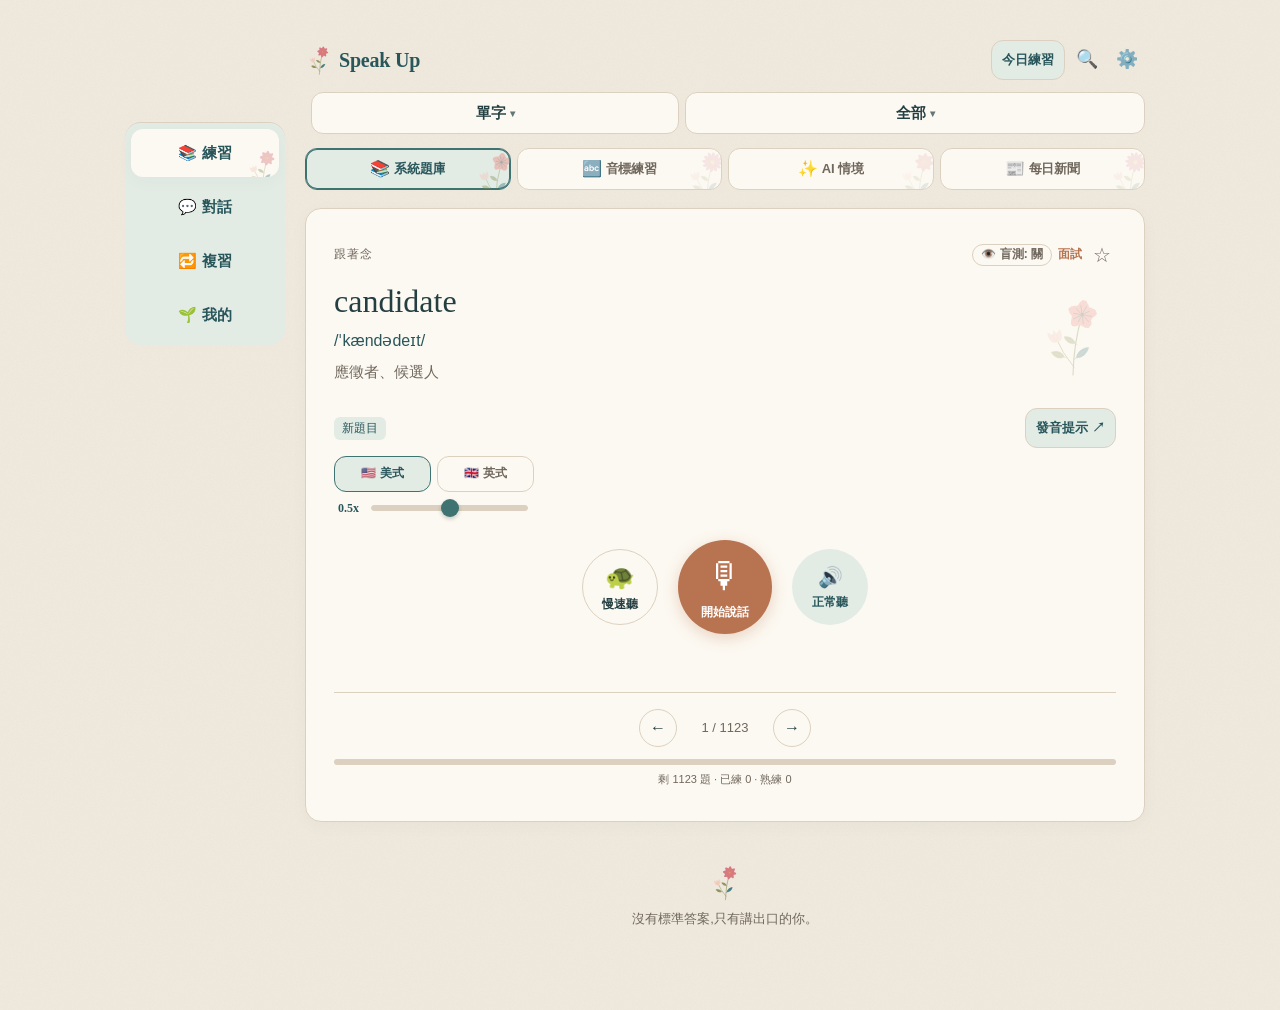
<file: index.html>
<!DOCTYPE html>
<html lang="zh-Hant">
<head>
<meta charset="UTF-8">
<meta name="viewport" content="width=device-width, initial-scale=1.0, viewport-fit=cover">
<meta name="apple-mobile-web-app-capable" content="yes">
<meta name="apple-mobile-web-app-status-bar-style" content="default">
<meta name="apple-mobile-web-app-title" content="Speak Up">
<link rel="apple-touch-icon" href="apple-touch-icon.jpg">
<link rel="icon" href="apple-touch-icon.jpg">
<link rel="manifest" href="manifest.json">
<title>開口練習 Speak Up</title>
<link rel="stylesheet" href="style.css?v=20261013c">
<link rel="stylesheet" href="improvements.css?v=20261013c">
<script defer src="word_bank.js?v=20261013c" charset="utf-8"></script>
<script defer src="phonetics-data.js?v=20261013c"></script>
<script defer src="helpers.js?v=20261013c"></script>
<script defer src="bouquet.js?v=20261013c"></script>
<script defer src="flower-cards.js?v=20261013c"></script>
<script defer src="app.js?v=20261013c"></script>
<script defer src="enhancements.js?v=20261013c"></script>
<script defer src="iphone.js?v=20261013c"></script>
<script defer src="practice-polish.js?v=20261013c"></script>
<script defer src="roleplay-coach.js?v=20261013c"></script>
</head>
<body>

<div class="wrap">

  <div id="offlineBanner" style="display:none; background:#fff6e0; color:#8a6d1a; border:1px solid #f0d98a; border-radius:10px; padding:8px 12px; font-size:12px; text-align:center; margin-bottom:10px; line-height:1.4;">
    📡 目前沒有網路連線,可以繼續用「系統題庫」離線練習;AI 情境、每日新聞、實戰對話這幾個功能需要連網才能使用。
  </div>

  <div class="topbar">
    <div class="brand">
      <span class="botanical-brand"><img src="floral-cosmos.svg" class="brand-bloom" alt="" aria-hidden="true" width="28" height="34">Speak Up</span>
      <div style="display:flex; align-items:center; gap:4px;"><button id="todayToggleBtn" class="today-toggle">今日練習</button>
        <button id="searchBtn" style="background:none; border:none; padding:4px; font-size:18px; cursor:pointer; color:var(--muted);" title="搜尋單字或片語">🔍</button>
        <button id="settingsBtn" style="background:none; border:none; padding:4px; font-size:18px; cursor:pointer; color:var(--muted);" title="設定與資料">⚙️</button>
      </div>
    </div>
    <div class="triple-bar">
      <button type="button" class="trigger-btn" id="modeTrigger" style="flex:1.5; padding:0 8px;">
        <span id="modeTriggerText">📚 系統題庫</span><span class="trigger-caret">▾</span>
      </button>
      <button type="button" class="trigger-btn" id="stageTrigger" style="flex:0.9; padding:0 4px;">
        <span id="stageTriggerText">單字</span><span class="trigger-caret">▾</span>
      </button>
      <button type="button" class="trigger-btn" id="catTrigger">
        <span id="catTriggerText">全部</span><span class="trigger-caret">▾</span>
      </button>
    </div>
  </div>

  <nav class="primary-nav" aria-label="主要功能"><button data-section="practice" class="active">📚 練習</button><button data-section="conversation">💬 對話</button><button data-section="review">🔁 複習</button><button data-section="personal">🌱 我的</button></nav>
<section id="dailyHome" class="daily-home" hidden role="dialog" aria-modal="true" aria-labelledby="dailyTitle"><button id="closeDailyBtn" class="sheet-close" aria-label="關閉今日練習">✕</button><div><span class="eyebrow">每天一點，慢慢說得更自在</span><h1 id="dailyTitle">今天，開口 5 分鐘</h1><p id="dailySummary">先複習，再學新句子，最後試著聊一聊。</p></div><div class="daily-actions"><button id="startDailyBtn" class="settings-btn settings-btn-primary">開始今日練習</button><button id="continueBtn" class="settings-btn settings-btn-secondary">繼續上次</button></div><div id="dailySession" role="status" hidden></div></section>
<div id="mainAppContent"><section id="ipaContainer" class="card ipa-container" hidden></section>

  <div class="dropdown-panel" id="modeDropdown">
    <nav class="app-tabs">
      <button class="app-tab active" id="tabGeneral"><span class="tab-icon" aria-hidden="true">📚</span><span class="tab-label">系統題庫</span></button>
      <button class="app-tab" id="tabPhonetics"><span class="tab-icon" aria-hidden="true">🔤</span><span class="tab-label">音標練習</span></button><button class="app-tab" id="tabAI"><span class="tab-icon" aria-hidden="true">✨</span><span class="tab-label">AI 情境</span></button>
      <button class="app-tab" id="tabNews"><span class="tab-icon" aria-hidden="true">📰</span><span class="tab-label">每日新聞</span></button>
      <button class="app-tab" id="tabRoleplay"><span class="tab-icon" aria-hidden="true">💬</span><span class="tab-label">實戰對話</span></button>
      <button class="app-tab" id="tabCompleted"><span class="tab-icon" aria-hidden="true">✅</span><span class="tab-label">練習紀錄</span></button>
      <button class="app-tab" id="tabRandom"><span class="tab-icon" aria-hidden="true">🔁</span><span class="tab-label">隨機抽考</span></button>
      <button class="app-tab" id="tabWeak"><span class="tab-icon" aria-hidden="true">🧠<span class="tab-due-badge" id="weakDueBadge" style="display:none;"></span></span><span class="tab-label">弱點單字</span></button>
      <button class="app-tab" id="tabProgress"><span class="tab-icon" aria-hidden="true">📊</span><span class="tab-label">學習進度</span></button>

      <button class="app-tab" id="tabFavorites"><span class="tab-icon" aria-hidden="true">⭐</span><span class="tab-label">收藏</span></button>
      <button class="app-tab" id="tabReview"><span class="tab-icon" aria-hidden="true">🏺</span><span class="tab-label">語感花室</span></button>
    </nav>
  </div>
  <div class="dropdown-panel" id="stageDropdown">
    <div class="ladder" id="ladder"></div>
    <div class="stage-desc" id="stageDesc"></div>
  </div>
  <div class="dropdown-panel" id="catDropdown">
    <div class="cats" id="cats"></div>
  </div>
  <div class="dropdown-panel" id="searchPanel">
    <input type="text" id="searchInput" placeholder="搜尋單字、片語或中文意思..." style="width:100%; padding:10px 12px; border-radius:10px; border:1px solid var(--line); font-size:14px; font-family:'Inter',sans-serif; background:var(--card); color:var(--ink); box-sizing:border-box;">
    <div id="searchResults" style="margin-top:8px; max-height:280px; overflow-y:auto;"></div>
  </div>

  <div class="ai-actions" id="aiActions" style="display:none;">
    <button class="ai-create-btn" id="openAiModalBtn">＋ 新情境</button>
  </div>

  <div class="roleplay-container card" id="rpContainer" style="display:none; padding: 24px;">
    <div class="rp-setup" id="rpSetup">
      <div class="botanical-intro" style="font-size:14px; margin-bottom:12px; color:var(--muted);">🎯 用一段短對話完成任務。角色與情境變化每次不同，說完可重說並留下複習句。</div>
      <div style="display:flex; gap:8px; margin-bottom: 16px;">
        <input type="text" id="rpScenarioInput" placeholder="例如：在速食店點餐" style="flex:1; border: 1px solid var(--line); padding:10px; border-radius: 8px; font-family: 'Inter';">
        <button id="rpRandomBtn" style="background:var(--sage-light); border:1px solid var(--line); padding:0 14px; border-radius:8px; cursor:pointer; color:var(--ink);" title="隨機情境">🎲 隨機</button>
      </div>
      <div class="rp-task-options"><label for="rpDifficulty">起始難度<select id="rpDifficulty"><option value="0">🌱 入門</option><option value="1" selected>🌿 日常</option><option value="2">🌷 挑戰</option></select></label><label for="rpRounds">練習長度<select id="rpRounds"><option value="3">3 回合</option><option value="4" selected>4 回合</option><option value="5">5 回合</option></select></label></div>
      <label class="rp-adaptive"><input type="checkbox" id="rpAdaptive" checked>依連續表現調整難度與提示</label>
      <button id="rpStartBtn" style="background:var(--sage); border:none; padding: 12px; border-radius: 8px; color:var(--card); cursor:pointer; width:100%; font-weight: bold; font-size: 14px;">開始短任務</button>
    </div>
    
    <div id="rpMission" class="rp-mission" hidden aria-live="polite"></div>
    <div class="rp-chat" id="rpChat" style="display:none; flex-direction:column; gap:16px;" role="log" aria-label="對話與教練回饋" aria-live="polite">
      <!-- Chat messages -->
    </div>
    
    <div class="rp-controls" id="rpControls" style="display:none; margin-top:20px; border-top:1px solid var(--line); padding-top:20px; text-align:center;">
      <div style="display:flex; justify-content:space-between; align-items:flex-end; margin-bottom:12px;">
        <button id="rpRestartBtn" style="background:transparent; border:1px solid var(--line); color:var(--muted); padding:6px 10px; border-radius:6px; cursor:pointer; font-size:12px;">↺ 重啟對話</button>
        <button id="rpRedoBtn" class="settings-btn settings-btn-secondary" hidden>↻ 重說這一句</button><button id="rpContinueBtn" class="settings-btn settings-btn-secondary" hidden>繼續對話</button>
        <button id="rpHintBtn" style="background:var(--sage-light); border:1px solid var(--sage); color:var(--sage-dark); padding:6px 10px; border-radius:6px; cursor:pointer; font-size:12px; font-weight:600;">💡 提示怎麼回</button>
      </div>
      <div id="rpHintBox" style="display:none; margin-bottom:12px; text-align:left; background:var(--card); border:1px dashed var(--sage); border-radius:8px; padding:10px; font-size:13px; color:var(--ink); line-height:1.5;"></div>
      <div id="rpStatus" style="font-size:13px; color:var(--muted); text-align:center; margin-bottom:8px;">請按下麥克風開始說話</div>
      <div class="rp-reply-compose"><button class="btn-mic" id="rpRecBtn" style="margin:0 auto;">🎙<span>開始說話</span></button><div class="rp-reply-field"><label class="reply-label" for="rpReplyInput">你的回覆 · 可打字或修改辨識結果</label><textarea id="rpReplyInput" rows="2" maxlength="1200" placeholder="Type your reply in English..."></textarea></div></div><div class="reply-actions"><button id="rpSendBtn" class="settings-btn settings-btn-primary">確認並送出</button><button id="rpRetryBtn" class="settings-btn settings-btn-secondary" hidden>重試上一則</button></div><p class="settings-hint rp-text-note">教練分析用字、文法與情境；語音辨識後請先確認文字。</p>
    </div>
    <div id="rpSummary" class="rp-summary" hidden></div>
  </div>

  <div class="review-container" id="favoritesContainer" style="display:none;"></div>
  <div class="review-container" id="completedContainer" style="display:none;"></div>
  <div class="review-container" id="reviewContainer" style="display:none;"></div>
  <div class="review-container" id="weakContainer" style="display:none;"></div>
  <div class="review-container" id="progressContainer" style="display:none;"></div>
  
  <div class="card" id="newsContainer" style="display:none; padding:20px;">
    <div style="font-size:16px; font-weight:700; color:var(--sage-dark); margin-bottom:12px; display:flex; justify-content:space-between; align-items:center;">
      <span>📰 BBC 國際頭條</span>
      <button id="refreshNewsBtn" style="background:transparent; border:none; cursor:pointer; font-size:16px;">🔄</button>
    </div>
    <div id="newsList">載入中...</div>
    <div id="newsStatus" style="font-size:12px; color:var(--muted); text-align:center; margin-top:12px;"></div>
  </div>

  <div id="unsupported" class="no-support" style="display:none;">
    這個瀏覽器不支援語音辨識。iPhone 請用 Safari 開啟,Android 請用 Chrome 開啟;你還是可以看內容跟讀練習,只是沒辦法自動比對發音。
  </div>

  <div id="returnBanner" style="display:none; text-align:center; margin-bottom:12px;">
    <button id="returnBtn" class="anim-gentle-in" style="background:var(--sage-light); color:var(--sage-dark); border:1px solid var(--sage); padding:6px 14px; border-radius:999px; font-size:13px; font-weight:600; cursor:pointer; font-family:'Inter', sans-serif;">
      ↩ 回到剛剛的進度
    </button>
  </div>
  <div class="card" id="mainCard">
    <div class="card-content" id="cardContent">
    <div class="target-meta">
      <div class="target-label" id="targetLabel">跟著念</div>
      <div style="display:flex; align-items:center; gap:8px;">
        <button id="blindToggleBtn" style="background:var(--card); border:1px solid var(--line); border-radius:12px; font-size:12px; padding:2px 8px; cursor:pointer; color:var(--muted); font-weight:600;" title="隱藏英文單字">👁️ 盲測: 關</button>
        <div class="target-cat" id="targetCat"></div>
        <button id="favBtn" style="background:none;border:none;cursor:pointer;font-size:20px;color:var(--muted);padding:8px;margin:-8px;line-height:1;min-width:44px;min-height:44px;" title="加入收藏">☆</button>
      </div>
    </div>
    <div class="target" id="target">Loading...</div>
    <div id="inlinePhon" class="inline-phon" role="status"><span id="inlinePhonText"></span><button id="inlinePhonRetry" class="phon-retry-inline" hidden>重試</button></div><div class="target-zh" id="targetZh"></div></div><div class="practice-info-row"><div id="itemLearningState" class="learning-state"></div>

    <button id="openPhonBtn" class="phon-open-btn">發音提示 ↗</button></div>

    <div class="audio-preferences" style="display:inline-flex; flex-direction:column; gap:10px; margin-bottom:10px; width:100%; max-width:200px;">
      <div class="accent-row" style="margin-bottom:0; width:100%;">
        <button class="accent-btn active" id="accentUS" type="button" style="flex:1;">🇺🇸 美式</button>
        <button class="accent-btn" id="accentUK" type="button" style="flex:1;">🇬🇧 英式</button>
      </div>
      <div style="display:flex; align-items:center; justify-content:space-between; width:100%; padding:0 4px;">
        <span style="font-size:12px; color:var(--sage-dark); font-weight:700; font-family:'Inter'; line-height:1;" id="speedValueDisplay">0.5x</span>
        <input type="range" id="speedSlider" class="styled-slider" min="0.1" max="0.9" step="0.1" value="0.5" title="慢速發音速度" style="flex:1; margin-left:12px; width:auto;">
      </div>
    </div>

    <div class="controls" style="margin-top:16px;">
      <button class="btn-play btn-play-slow" id="slowPlayBtn" title="慢速發音">🐢<span>慢速聽</span></button>
      <button class="btn-mic" id="recBtn" title="點選錄音">🎙<span>開始說話</span></button>
      <button class="btn-play" id="playBtn" title="正常發音">🔊<span>正常聽</span></button>
    </div>
    <div class="live-transcript" id="liveTranscript" role="status" aria-live="polite"></div>

    <div class="result" id="result">
      <div class="result-summary"><span class="you-said">辨識：</span>
      <div class="heard" id="heard"></div></div><div id="resultStatus" class="result-status" role="status"></div><details id="resultDetails" class="result-details"><summary>查看詳情</summary><div class="result-detail-overlay"><section class="practice-sheet" role="dialog" aria-modal="true" aria-labelledby="resultDetailTitle"><div class="sheet-heading"><h2 id="resultDetailTitle">跟讀詳情</h2><button id="closeResultDetails" class="sheet-close" aria-label="關閉跟讀詳情">✕</button></div>
      <p id="detailTranscript" style="font-size:15px;line-height:1.5;overflow-wrap:anywhere"></p><div id="wordDiff" style="margin-top:8px;"></div>
      <div class="feedback" id="feedback" role="status"></div>
      <button id="coachBtn" style="display:none; margin-top:12px; background:var(--sage); color:var(--card); border:none; padding:8px 12px; border-radius:8px; cursor:pointer; font-size:13px; font-weight:600;">✨ 請 AI 教練抓漏</button>
      <div id="coachFeedback" style="display:none; margin-top:12px; font-size:14px; background:var(--card); border:1px solid var(--line); padding:12px; border-radius:10px; color:var(--ink); line-height:1.5;"></div>
      <div id="coachVocabArea" style="display:none; margin-top:8px;"></div></section></div></details>
    </div>

    <div class="quick-nav" id="quickNav">
      <button class="nav-arrow" id="prevBtn" title="上一題">←</button>
      <span class="counter" id="counter"></span>
      <button class="nav-arrow" id="skipBtn" title="下一題">→</button>
    </div>
    <div class="cat-progress-wrap" id="catProgressWrap">
      <div class="cat-progress-bar"><div class="cat-progress-fill" id="catProgressFill"></div></div>
      <div class="cat-progress-label" id="catProgressLabel"></div>
    </div>
  </div>

  <div class="ai-modal-overlay" id="aiModal">
    <div class="ai-modal">
      <button class="ai-modal-close" id="closeAiModalBtn">×</button>
      <h2 style="margin-top:0; color:var(--ai-dark); font-size: 20px;">✨ AI 無限情境生成器</h2>
      <p style="font-size:13px; color:var(--muted); margin-bottom:16px;">利用設定的 Gemini 模型，立刻為你生成專屬的實用對話與單字。</p>
<button class="settings-btn settings-btn-secondary" id="aiSettingsLink">⚙️ 設定 AI 連線</button>
      <div style="display:flex; gap:8px; margin-bottom: 16px;">
        <input type="text" id="aiScenarioInput" placeholder="想練習的情境？例如：在機場跟地勤吵架" style="flex:1; border: 1px solid var(--line); padding:10px; border-radius: 8px; font-family: 'Inter';">
        <button id="aiRandomBtn" style="background:var(--sage-light); border:1px solid var(--line); padding:0 14px; border-radius:8px; cursor:pointer; color:var(--ink);" title="隨機情境">🎲 隨機</button>
      </div>
      <button id="aiGenerateBtn" style="background: linear-gradient(135deg, var(--ai), var(--ai-dark)); border:none; padding: 12px; border-radius: 10px; color:var(--card); cursor:pointer; width:100%; font-weight: bold; font-size: 14px;">🚀 立即生成題目</button>
      <div id="aiStatus" style="margin-top: 12px; font-size: 0.9rem; color: var(--clay); text-align: center;"></div>
    </div>
  </div>
  <details class="add-panel">
    <summary>想加自己的內容?點這裡展開(選填,不影響上面的題庫)</summary>
    <div class="add-body">
      <div class="add-field">
        <label class="add-label" for="customStage">加到哪個階段</label>
        <select id="customStage"></select>
      </div>
      <div class="add-field">
        <label class="add-label" for="customEn">英文</label>
        <input type="text" id="customEn" placeholder="輸入英文,單字會自動查音標">
      </div>
      <div class="add-field">
        <label class="add-label" for="customZh">中文(選填)</label>
        <input type="text" id="customZh" placeholder="留空且已設定AI Key會自動翻譯">
      </div>
      <button id="addBtn" class="add-submit-btn">＋ 加入題庫</button>
      <div id="addStatus" style="font-size:12px; color:var(--muted); margin-top:8px; line-height:1.5; text-align:center;"></div>
    </div>
  </details>

  </div>

  <div id="settingsPage" style="display:none; background:var(--paper); border-radius:16px; padding:20px 18px;">
    <h2 style="margin:0 0 10px; color:var(--sage-dark); font-size:19px;">⚙️ 設定</h2>
    <div class="settings-intro">這裡管理 AI 連線、自訂題庫、備份、同步與提醒。</div>

    <button id="openGuideBtn" class="settings-btn settings-btn-secondary" style="margin-bottom:18px;">📖 快速上手指南</button>

    <div class="settings-group"><div class="settings-card" id="aiConnectionCard"><div class="settings-section-title">✨ AI 連線</div><label for="apiKeyInput">Gemini API Key</label>      <input type="password" id="apiKeyInput" placeholder="輸入你的 Gemini API Key (僅存在本地)" style="width:100%; margin-bottom: 8px; border: 1px solid var(--line); padding:10px; border-radius: 8px; font-family: 'Inter';"><label for="aiModelInput">模型名稱</label><input id="aiModelInput" class="settings-input" value="gemini-3.6-flash"><button id="testAiBtn" class="settings-btn settings-btn-primary">測試連線</button><p id="aiConnectionStatus" class="settings-hint" role="status">金鑰只保存在此瀏覽器，不納入備份或同步。測試只檢查模型存取，不生成內容。</p></div>
      <div class="settings-group-label">資料備份與管理</div>

      <div class="settings-card">
        <div class="settings-section-title">💾 題庫備份</div>
        <button id="exportBtn" class="settings-btn settings-btn-primary">📥 下載 word_bank.js</button>
        <button id="exportCsvBtn" class="settings-btn settings-btn-secondary">🃏 匯出 Anki / Quizlet (.csv)</button>
        <div class="settings-hint">題庫本身的備份，方便搬到別台裝置，或匯入單字卡軟體背誦。</div>
      </div>

      <div class="settings-card">
        <div class="settings-section-title">📝 自訂單字管理</div>
        <button id="openCustomMgmtBtn" class="settings-btn settings-btn-secondary">✏️ 批次編輯／刪除自訂單字 (<span id="customMgmtCount">0</span>)</button>
        <div class="settings-hint">管理你自己用「想加自己的內容」加進來的題目，可以直接改英文／中文／階段，或整批刪除。</div>
      </div>

      <div class="settings-card">
        <div class="settings-section-title">☁️ 完整備份／還原</div>
        <button id="exportBackupBtn" class="settings-btn settings-btn-primary">📦 匯出完整備份 (.json)</button>
        <button id="importBackupBtn" class="settings-btn settings-btn-secondary">📤 匯入備份還原</button>
        <input type="file" id="importBackupFile" accept="application/json,.json" style="display:none;">
        <div class="settings-hint">含收藏、進度與自訂單字；不包含 API Key 或 GitHub Token。換裝置前記得先匯出。⚠️ 匯入會直接覆蓋目前資料，且無法復原。</div>
      </div>
    </div>

    <div class="settings-group">
      <div class="settings-group-label">雲端同步與提醒</div>

      <div class="settings-card">
        <div class="settings-section-title">🔗 GitHub Gist 雲端同步</div>
        <div class="settings-hint" style="margin-top:0; margin-bottom:10px;">
          用你自己的 GitHub 帳號建立一個未公開列出的 Gist 存放備份，就能在多台裝置間同步進度，不用每次手動匯出／匯入檔案。<br>
          請先到<a href="https://github.com/settings/tokens/new?scopes=gist&amp;description=SpeakUp%20Sync" target="_blank" rel="noopener">這裡產生 GitHub Token</a>，記得勾選 <code>gist</code> 權限（要選 classic token，不是 fine-grained token）。
        </div>
        <input type="password" id="ghTokenInput" class="settings-input" placeholder="貼上你的 GitHub Token（僅存在本地瀏覽器）" style="margin-bottom:8px;">
        <div id="ghGistIdRow" style="font-size:12px; color:var(--muted); margin-bottom:8px; display:none; flex-direction:column; gap:4px;">
          <span>目前綁定的 Gist ID (可修改以綁定至其他裝置)：</span>
          <input type="text" id="ghGistIdInput" class="settings-input" style="font-size:11px; padding:4px 8px; font-family:monospace;" placeholder="若留空，上傳時將建立新 Gist">
        </div>
        <div class="settings-btn-row" style="margin-bottom:8px;">
          <button id="ghUploadBtn" class="settings-btn settings-btn-primary">⬆️ 上傳目前進度</button>
          <button id="ghDownloadBtn" class="settings-btn settings-btn-secondary">⬇️ 下載雲端還原</button>
        </div>
        <div class="settings-toggle-row" style="margin-bottom:8px;">
          <div>
            <div class="settings-toggle-row-title">🔁 自動定期同步</div>
            <div class="settings-toggle-row-hint">開啟後，這個分頁留在背景時每 5 分鐘自動同步一次，切換回分頁時也會同步一次。</div>
          </div>
          <button id="ghAutoSyncToggle" class="settings-toggle-btn">關</button>
        </div>
        <div id="ghSyncStatus" style="font-size:12px; color:var(--muted); text-align:center; min-height:16px;"></div>
      </div>

      <div class="settings-card">
        <div class="settings-section-title">🔔 每日練習提醒</div>
        <div style="display:flex; align-items:center; gap:10px; margin-bottom:8px;">
          <button id="reminderToggleBtn" class="settings-btn settings-btn-secondary" style="flex:1;">🔕 提醒：關</button>
          <input type="time" id="reminderTimeInput" value="20:00" style="border:1px solid var(--line); padding:10px; border-radius:8px; font-family:'Inter'; color:var(--ink); background:var(--card);">
        </div>
        <div id="reminderStatus" class="settings-hint" style="margin-top:0;"></div>
      </div>
    </div>

    <div class="settings-group">
      <div class="settings-group-label">危險操作</div>
      <div class="settings-card">
        <div class="settings-section-title danger">🗑️ 清除資料</div>
        <button id="clearDataBtn" class="settings-btn settings-btn-danger">清除所有學習紀錄與單字</button>
        <div class="settings-hint">⚠️ 動作無法復原，建議先在上方匯出完整備份再清除。</div>
      </div>
    </div>

    <div class="settings-close-wrap">
      <button id="closeSettingsBtn" class="settings-close-btn">✕</button>
    </div>
  </div>


  <div class="ai-modal-overlay" id="guideModal">
    <div class="ai-modal">
      <button class="ai-modal-close" id="guideCloseBtn">×</button>
      <h2 style="margin-top:0; color:var(--sage-dark); font-size: 20px;">📖 快速上手指南</h2>
      <div style="font-size:13px; color:var(--ink); line-height:1.7;">
        <strong style="color:var(--sage-dark);">1. 📚 系統題庫與自然發音</strong><br>
        內建 15 大主題、超過 700 筆對話與單字題庫。系統會自動顯示「英文拼法」與「注音近似」兩種對照拼寫（大字/深色代表重音節），並支援自由切換美式/英式口音，跟著聲音唸就對了！<br><br>

        <strong style="color:var(--sage-dark);">2. 🧠 弱點單字本與間隔複習</strong><br>
        系統會依照你每次唸的分數自動排定「下次該複習的時間」(講得不好會提早重考,講得好會拉長間隔)。點選「隨機抽考」時,真正到期、講得不順的題目會優先出現;點選「弱點單字」則能直接看到目前所有還沒克服的題目清單,一鍵跳過去複習。<br><br>

        <strong style="color:var(--sage-dark);">3. 🏺 語感花室與成就分享</strong><br>
        每天登入練習就能為你的專屬盆栽澆水，連續學習還會長出不同品種的花朵與特效。你還可以一鍵將「語感花室」或「本週學習週報」生成精美的專屬小卡下載，與朋友分享你的學習成就！<br><br>

        <strong style="color:var(--sage-dark);">4. ✨ 解鎖 AI 情境與對話教練</strong><br>
        前往 Google AI Studio 免費申請 Gemini API Key，並在「✨ AI 情境」視窗中貼上，即可解鎖「自訂情境生成」、「BBC 新聞每日對話」與「麥克風實戰角色扮演 (Roleplay)」的強大功能！<br><br>

        <strong style="color:var(--sage-dark);">5. 🔗 GitHub Gist 雲端同步</strong><br>
        在設定裡貼上自己的 GitHub Token,就能把學習進度上傳到一個取得網址者仍可查看的未公開列出的 Gist,在另一台裝置貼上同一組 Token 後按「下載雲端還原」即可同步過去,不用再手動傳檔案。<br><br>

        <strong style="color:var(--sage-dark);">6. 🔔 每日練習提醒</strong><br>
        在設定裡開啟提醒並選好時間,只要當天還沒開口練習,系統就會跳出通知提醒你。提醒需要瀏覽器分頁或已安裝的 App 留在背景執行才會跳出來,完全關閉瀏覽器是收不到的——這是純前端網站(沒有後端伺服器)能做到的極限。<br><br>

        <strong style="color:var(--sage-dark);">7. 🔒 隱私安全與跨平台支援</strong><br>
        API Key 儲存在本機瀏覽器；使用 AI 時，輸入內容會送至 Google Gemini。啟用 Gist 同步後，學習資料會上傳至 GitHub。語音辨識支援依瀏覽器與裝置而異；實戰對話亦提供文字輸入。備份與雲端同步不含金鑰。
      </div>
    </div>
  </div>

  <div class="ai-modal-overlay" id="syncConflictModal">
    <div class="ai-modal" style="max-width:420px;">
      <h2 style="margin-top:0; color:var(--danger); font-size: 19px;">⚠️ 同步發現衝突</h2>
      <div style="font-size:13px; color:var(--ink); line-height:1.6; margin-bottom:14px;">
        這台裝置跟雲端 Gist 上的進度都有新的變動(可能是在別台裝置練習過),直接互相覆蓋會遺失資料。<br><br>
        <span id="syncConflictDetail" style="color:var(--muted); font-size:12px;"></span>
      </div>
      <button id="syncConflictMergeBtn" style="width:100%; background:var(--sage); border:none; padding:12px; border-radius:10px; color:var(--card); cursor:pointer; font-weight:bold; font-size:14px; margin-bottom:8px;">🔀 自動合併(推薦)</button>
      <button id="syncConflictLocalBtn" style="width:100%; background:var(--card); border:1px solid var(--line); padding:12px; border-radius:10px; color:var(--ink); cursor:pointer; font-weight:bold; font-size:14px; margin-bottom:8px;">📱 使用這台裝置的版本(覆蓋雲端)</button>
      <button id="syncConflictRemoteBtn" style="width:100%; background:var(--card); border:1px solid var(--line); padding:12px; border-radius:10px; color:var(--ink); cursor:pointer; font-weight:bold; font-size:14px; margin-bottom:8px;">☁️ 使用雲端的版本(覆蓋這台裝置)</button>
      <div style="font-size:11px; color:var(--muted); line-height:1.4;">🔀 自動合併會把兩邊的練習紀錄、收藏、自訂單字都保留下來(同一題以較新的練習時間為準),通常是最安全的選擇。</div>
    </div>
  </div>

  <div class="ai-modal-overlay" id="customMgmtModal">
    <div class="ai-modal" style="max-width:480px;">
      <button class="ai-modal-close" id="customMgmtCloseBtn">×</button>
      <h2 style="margin-top:0; color:var(--sage-dark); font-size: 19px;">✏️ 自訂單字管理</h2>
      <div style="display:flex; align-items:center; gap:8px; margin-bottom:10px; font-size:13px;">
        <label style="display:flex; align-items:center; gap:6px; cursor:pointer; flex:1;">
          <input type="checkbox" id="customMgmtSelectAll">
          <span>全選</span>
        </label>
        <button id="customMgmtDeleteSelBtn" style="background:var(--danger-bg); border:1px solid var(--danger-border); color:var(--danger); padding:8px 12px; border-radius:8px; cursor:pointer; font-size:12px; font-weight:700;">🗑️ 刪除已選 (<span id="customMgmtSelCount">0</span>)</button>
      </div>
      <div id="customMgmtList" style="max-height:50vh; overflow-y:auto; display:flex; flex-direction:column; gap:8px;"></div>
      <div id="customMgmtEmpty" style="display:none; text-align:center; color:var(--muted); font-size:13px; padding:20px 0;">還沒有自訂單字。</div>
      <div style="font-size:11px; color:var(--muted); margin-top:10px; line-height:1.4;">改英文/中文欄位後離開輸入框就會自動存檔;改「階段」會直接把題目搬到該階段。</div>
    </div>
  </div>

  <footer>沒有標準答案,只有講出口的你。</footer>
</div>

<div id="phonModal" class="practice-overlay" hidden><section class="practice-sheet" role="dialog" aria-modal="true" aria-labelledby="phonModalTitle"><div class="sheet-heading"><h2 id="phonModalTitle">發音提示</h2><button id="closePhonBtn" class="sheet-close" aria-label="關閉發音提示">✕</button></div><p id="phonStatus" role="status"></p><div class="phon-block" id="phonBlock" >
      <div class="phon-cols">
        <div class="phon-col">
          <div class="phon-label">🔤 英文拼法</div>
          <div class="phon-visual" id="phonVisual"></div>
        </div>
        <div class="phon-col">
          <div class="phon-label">ㄅㄆ 注音近似</div>
          <div class="phon-visual phon-zhuyin" id="phonZhuyin"></div>
        </div>
      </div>
      <div class="phon-hint">大字／深色 = 重音節・注音為近似發音，部分英文特有音（如 th、v）無法完全對應，僅供輔助參考</div>
      <div class="phon-raw-row" id="phonRawRow"></div>
    </div><button id="retryPhonBtn" class="settings-btn settings-btn-secondary">重新查詢音標</button><p class="settings-hint">注音只提供近似提示；請搭配例字聲音，留意英文特有音。</p></section></div>
</body>
</html>
</file>
<file: style.css>
:root{
    --ink:#20261f;
    --paper:#f6f3ea;
    --card:#ffffff;
    --sage:#5c7a5e;
    --sage-dark:#3c5a3e;
    --sage-light:#e4ebe0;
    --clay:#c17a52;
    --clay-light:#f3e2d5;
    --line:#dcd6c4;
    --muted:#8a8577;
    --ai:#8c5f8a;
    --ai-dark:#6b4569;
    --warn-text:#8a4a26;
    --danger:#e74c3c;
    --danger-bg:#fceceb;
    --danger-border:#f5b7b1;
  }
  @media (prefers-color-scheme: dark) {
    :root {
      --ink: #e8ede5;
      --paper: #161815;
      --card: #20241f;
      --sage: #7da080;
      --sage-dark: #a8cdab;
      --sage-light: #2c362d;
      --clay: #d6956e;
      --clay-light: #4a3020;
      --line: #373e35;
      --muted: #8b968a;
      --ai: #c494c2;
      --ai-dark: #e8bce6;
      --warn-text: #f0c9a8;
      --danger: #ff6b5c;
      --danger-bg: #3a2321;
      --danger-border: #6b3934;
    }
  }
  *{box-sizing:border-box;-webkit-tap-highlight-color:transparent;}

  /* -- 通用按壓回饋:大部分按鈕本來完全沒有按下去的感覺,加一個輕微縮放,
     已經自己定義過 :active 效果的(像麥克風鍵、左右箭頭)優先權比較高,不受影響 --
     階段/分類選項跟搜尋結果其實是 div 不是 button,原本完全沒有按壓回饋,一併補上 */
  button, .clickable-word, .review-item, .app-tab, .trigger-btn, .rung, .cat-pill, .search-result-item {
    transition: transform 0.12s ease, background-color 0.15s, color 0.15s, border-color 0.15s;
  }
  button:active, .rung:active, .cat-pill:active, .search-result-item:active,
  .clickable-word:active, .review-item:active { transform: scale(0.96); }
  html{ -webkit-text-size-adjust:100%; }
  body{
    margin:0;
    background:var(--paper);
    color:var(--ink);
    font-family:'Inter',sans-serif;
    line-height:1.6;
    transition: background-color 0.2s, color 0.2s;
  }
  input, select, textarea {
    font-size: 16px !important; /* Prevent iOS Safari auto-zoom */
    background: var(--card);
    color: var(--ink);
    border: 1px solid var(--line);
  }
  input::placeholder, textarea::placeholder { color: var(--muted); opacity: 0.7; }
  input:focus, select:focus, textarea:focus { outline:none; border-color:var(--sage); }
  .wrap{
    max-width:720px;margin:0 auto;
    padding:40px 20px calc(80px + env(safe-area-inset-bottom));
    padding-left:calc(20px + env(safe-area-inset-left));
    padding-right:calc(20px + env(safe-area-inset-right));
  }

  .topbar{
    display:flex;flex-direction:column;gap:12px;
    margin-bottom:14px;
  }
  .brand{
    font-family:'Fraunces',serif;font-weight:600;letter-spacing:-.01em;
    font-size:20px;color:var(--sage-dark);white-space:nowrap;flex-shrink:0;
    display:flex; align-items:center; justify-content: space-between; width: 100%;
  }
  .triple-bar{
    display:flex;flex:1;min-width:0;
  }
  .trigger-btn{
    flex:1;min-width:0;min-height:42px; white-space:nowrap; overflow:hidden;
    display:flex;align-items:center;justify-content:center;gap:4px;
    padding:0 10px;border-radius:999px;
    border:1px solid var(--line);background:var(--card);
    font-family:'Inter',sans-serif;font-size:14.5px;font-weight:700;color:var(--ink);
    cursor:pointer;-webkit-user-select:none;user-select:none;
    transition: flex .45s cubic-bezier(0.22, 1, 0.36, 1),
                padding .45s cubic-bezier(0.22, 1, 0.36, 1),
                margin .45s cubic-bezier(0.22, 1, 0.36, 1),
                opacity .35s ease,
                border-color .15s, background-color .15s, color .15s;
  }
  .trigger-btn + .trigger-btn { margin-left: 6px; }
  .trigger-btn:hover{border-color:var(--sage);}
  .trigger-btn.open{background:var(--sage);color:#fff;border-color:var(--sage);}
  .trigger-btn span:first-child{overflow:hidden;text-overflow:ellipsis;white-space:nowrap;}
  .trigger-caret{font-size:10px;flex-shrink:0;transition:transform .2s;opacity:.7;}
  .trigger-btn.open .trigger-caret{transform:rotate(180deg);}
  /* 用來「收起」階段/分類按鈕:保留在版面裡但寬度歸零,而不是 display:none 瞬間消失,
     這樣旁邊的按鈕才能跟著平滑地一起變寬/變窄,而不是卡一下瞬間跳過去。 */
  .trigger-btn.trigger-collapsed{
    flex: 0 0 0px !important; width: 0 !important; max-width: 0 !important; min-width: 0 !important;
    opacity: 0 !important; pointer-events: none;
    padding-left: 0 !important; padding-right: 0 !important; 
    margin-left: 0 !important; margin-right: 0 !important;
    border: none !important;
  }
  .dropdown-panel{
    display:none;margin-bottom:6px;padding:12px;
    background:var(--sage-light);border-radius:14px;
  }
  .dropdown-panel.open{display:block;animation: gentleIn 0.5s cubic-bezier(0.22, 1, 0.36, 1) forwards;}
  .dropdown-panel .app-tabs{margin-bottom:0;}
  .dropdown-panel .ladder{margin:0 0 8px;}
  .dropdown-panel .stage-desc{margin-bottom:0;}
  .dropdown-panel .cats{margin-bottom:0;}
  .search-result-item{transition:background .12s;}
  .search-result-item:hover{background:var(--card);}

  .app-tabs {
    display: flex; gap: 4px; padding: 4px 4px 8px 4px;
    background: var(--sage-light); border-radius: 12px;
    overflow-x: auto; 
    -webkit-overflow-scrolling: touch;
  }
  .app-tabs::-webkit-scrollbar {
    height: 6px;
  }
  .app-tabs::-webkit-scrollbar-track {
    background: transparent; 
  }
  .app-tabs::-webkit-scrollbar-thumb {
    background: rgba(139, 156, 142, 0.4); 
    border-radius: 10px;
  }
  .app-tab {
    flex: 0 0 auto; height: 58px; padding: 2px 10px; border: none; background: transparent;
    border-radius: 10px; font-weight: 600; color: var(--muted);
    cursor: pointer; transition: all 0.2s; line-height: 1.1;
    display: flex; flex-direction: column; align-items: center; justify-content: center;
    text-align: center; gap: 1px; box-sizing: border-box;
    -webkit-user-select: none; user-select: none;
  }
  .app-tab.active { background: var(--card); color: var(--sage-dark); box-shadow: 0 2px 8px rgba(0,0,0,0.1); }
  .app-tab { position: relative; }
  .tab-icon { font-size: 26px; line-height: 1; position: relative; }
  .tab-label { font-size: 17px; font-weight: 700; letter-spacing: -0.01em; }
  .tab-due-badge{
    position:absolute; top:-4px; right:-8px; min-width:16px; height:16px; padding:0 4px;
    background:var(--danger); color:#fff; border-radius:999px; font-size:10px; font-weight:800;
    display:flex; align-items:center; justify-content:center; line-height:1; box-sizing:border-box;
  }

  .review-container{ margin-bottom:20px; }
  details.review-group{ margin-bottom:16px; background:var(--card); border:1px solid var(--line); border-radius:12px; padding:4px 14px; }
  details.review-group summary{
    font-size:14px; font-weight:700; color:var(--sage-dark); padding:12px 0;
    display:flex; justify-content:space-between; align-items:center;
    cursor: pointer; list-style: none; -webkit-user-select: none; user-select: none;
  }
  details.review-group summary::-webkit-details-marker { display: none; }
  .review-group-title-left { display:flex; align-items:center; gap:8px; }
  .review-group-title-left::before {
    content: '▶'; font-size: 10px; color:var(--muted); transition: transform 0.2s; display:inline-block;
  }
  details.review-group[open] .review-group-title-left::before { transform: rotate(90deg); }
  .review-group-items { padding-top:4px; padding-bottom:12px; border-top:1px dashed var(--line); margin-top:4px; }
  .review-group-count{ color:var(--muted); font-weight:500; font-size:13px; }
  .review-item{
    background:var(--card); border:1px solid var(--line); border-radius:10px;
    padding:12px 14px; margin-bottom:8px; cursor:pointer; transition:all .15s;
    display:flex; justify-content:space-between; align-items:center; gap:10px;
  }
  .review-item:hover{ border-color:var(--sage); }
  .review-item-en{ font-weight:600; font-size:14px; }
  .review-item-zh{ font-size:12px; color:var(--muted); margin-top:2px; }

  /* Blind Mode */
  #target.blind {
    color: transparent;
    text-shadow: 0 0 12px rgba(89, 106, 92, 0.4);
    cursor: pointer;
    transition: text-shadow 0.3s, color 0.3s;
  }
  #target.blind:hover {
    text-shadow: 0 0 8px rgba(89, 106, 92, 0.5);
  }
  #target.blind.revealed {
    color: var(--ink);
    text-shadow: none;
    cursor: default;
  }

  .news-item {
    background: var(--card); border: 1px solid var(--line); border-radius: 10px;
    padding: 14px; margin-bottom: 12px; cursor: pointer; transition: all 0.15s;
  }
  .news-item:hover { border-color: var(--sage); }
  .news-title { font-size: 15px; font-weight: 700; color: var(--ink); margin-bottom: 6px; line-height:1.4; }
  .news-desc { font-size: 13px; color: var(--muted); line-height: 1.5; display:-webkit-box; -webkit-line-clamp:2; -webkit-box-orient:vertical; overflow:hidden;}
  .review-empty{
    text-align:center; color:var(--muted); font-size:14px; padding:40px 20px;
  }

  .ai-actions { margin-bottom: 16px; }
  .ai-create-btn {
    width: 100%; padding: 14px; border-radius: 12px; border: 2px dashed var(--ai);
    background: rgba(140,95,138,0.06); color: var(--ai-dark); font-weight: bold; font-size: 14px;
    cursor: pointer; transition: all 0.2s;
  }
  .ai-create-btn:hover { background: rgba(140,95,138,0.12); }
  
  .ai-modal-overlay {
    position: fixed; top: 0; left: 0; right: 0; bottom: 0; background: rgba(0,0,0,0.6);
    display: none; justify-content: center; align-items: flex-start; z-index: 1000;
    backdrop-filter: blur(4px);
    overflow-y: auto; -webkit-overflow-scrolling: touch;
    padding: 40px 16px;
  }
  .ai-modal-overlay.show { display: flex; }
  .ai-modal {
    background: var(--card); width: 90%; max-width: 400px; padding: 24px;
    border-radius: 16px; box-shadow: 0 10px 25px rgba(0,0,0,0.2); position: relative;
    margin: auto;
  }
  .ai-modal-close {
    position: absolute; top: 12px; right: 16px; background: none; border: none;
    font-size: 24px; cursor: pointer; color: var(--muted);
  }

  .ladder{
    display:flex;gap:6px;margin:16px 0 10px;
  }
  .rung{
    flex:1;padding:12px 6px;text-align:center;border-radius:10px;
    border:1px solid var(--line);background:var(--card);
    font-size:13px;font-weight:600;color:var(--muted);cursor:pointer;
    transition:all .2s;
  }
  .rung.active{
    background:var(--sage);color:#fff;border-color:var(--sage);
  }

  .stage-desc{
    font-size:13px;color:var(--muted);margin-bottom:10px;padding-left:2px;
  }

  .cats{
    display:flex;gap:8px;margin-bottom:14px;
    overflow-x:auto; padding-bottom:8px; flex-wrap:nowrap;
    -webkit-overflow-scrolling:touch;
  }
  .cats::-webkit-scrollbar { height: 6px; }
  .cats::-webkit-scrollbar-track { background: transparent; }
  .cats::-webkit-scrollbar-thumb { background: rgba(139, 156, 142, 0.4); border-radius: 10px; }
  .cat-pill{
    flex-shrink:0;min-height:38px;display:flex;align-items:center;
    padding:0 16px;border-radius:999px;border:1px solid var(--line);
    background:var(--card);font-size:13px;color:var(--muted);cursor:pointer;
    font-weight:500;transition:all .15s;
  }
  .cat-pill.active{background:var(--clay);color:#fff;border-color:var(--clay);}

  .card{
    background:var(--card);border:1px solid var(--line);border-radius:16px;
    padding:32px 28px;margin-bottom:20px;
  }

  .target-meta{display:flex;justify-content:space-between;align-items:center;margin-bottom:10px;}
  .target-label{font-size:12px;letter-spacing:.08em;text-transform:uppercase;color:var(--muted);}
  .target-cat{font-size:12px;color:var(--clay);font-weight:600;}
  .target{
    font-family:'Fraunces',serif;font-size:clamp(24px, 6.5vw, 32px);font-weight:500;
    color:var(--ink);margin-bottom:6px;line-height:1.4;
  }
  .clickable-word {
    cursor: pointer;
    transition: color 0.15s;
    border-bottom: 1px dashed transparent;
  }
  .clickable-word:hover {
    color: var(--sage);
    border-bottom: 1px dashed var(--sage);
  }
  .target-zh{color:var(--muted);font-size:15px;margin-bottom:24px;}

  .phon-block{margin:-8px 0 22px;background:var(--sage-light);border-radius:12px;padding:14px 16px;}
  .phon-cols{display:flex;gap:16px;flex-wrap:wrap;}
  .phon-col{flex:1 1 120px;min-width:0;}
  .phon-col + .phon-col{border-left:1px dashed rgba(92,122,94,0.25);padding-left:16px;}
  .phon-label{font-size:11px;letter-spacing:.05em;color:var(--sage-dark);margin-bottom:8px;font-weight:700;text-transform:uppercase;}
  .phon-visual{font-family:'Fraunces',serif;font-size:15px;color:var(--sage-dark);letter-spacing:.04em;line-height:1.8;word-break:break-word;}
  .phon-visual .syl{transition:all .15s;text-transform:lowercase;}
  .phon-visual .syl.stressed{
    font-size:19px;font-weight:700;color:var(--clay);text-transform:uppercase;
    background:rgba(193,122,82,0.1);border-radius:4px;padding:0 2px;
  }
  .phon-visual .syl.secondary{font-size:16px;font-weight:600;color:var(--sage-dark);}
  .phon-visual .dot{color:var(--muted);padding:0 3px;font-size:13px;font-weight:400;opacity:0.7;}
  .phon-visual.phon-zhuyin{font-family:'Inter',sans-serif;letter-spacing:.06em;}
  .phon-visual.phon-zhuyin .syl.stressed{text-transform:none;}
  .phon-hint{font-size:10.5px;color:var(--muted);margin-top:10px;line-height:1.4;}
  .phon-raw-row{font-size:11px;color:var(--muted);margin-top:8px;font-family:'Inter',sans-serif;border-top:1px dashed rgba(92,122,94,0.2);padding-top:6px;}

  .accent-row{display:flex;gap:6px;margin-bottom:2px;}
  .accent-btn{
    font-family:'Inter',sans-serif;font-size:12px;font-weight:600;
    border-radius:999px;border:1px solid var(--line);background:var(--card);
    min-height:36px;padding:0 14px;cursor:pointer;color:var(--muted);
    -webkit-user-select:none;user-select:none;
  }
  .accent-btn.active{background:var(--sage-light);color:var(--sage-dark);border-color:var(--sage);}

  .controls {
    display: flex; justify-content: center; align-items: center; gap: 20px;
    margin: 16px 0 16px;
  }
  .btn-mic {
    width: 84px; height: 84px; border-radius: 50%;
    background: var(--clay); color: #fff; border: none;
    font-size: 36px; cursor: pointer; display: flex; align-items: center; justify-content: center;
    box-shadow: 0 4px 15px rgba(193,122,82,0.3); transition: all 0.2s; padding: 0;
  }
  .btn-mic:hover { transform: scale(1.05); }
  .btn-mic:active { transform: scale(0.95); }
  .btn-mic.recording {
    background: #e63946; box-shadow: 0 0 0 0 rgba(230,57,70,0.5);
    animation: pulse-rec-new 1.2s ease-in-out infinite;
  }
  @keyframes pulse-rec-new {
    0%, 100% { box-shadow: 0 0 0 0 rgba(230,57,70,0.5); }
    50% { box-shadow: 0 0 0 16px rgba(230,57,70,0); }
  }
  @keyframes bounce-down {
    0%, 100% { transform: translateY(0); }
    50% { transform: translateY(3px); }
  }
  @keyframes milestoneFall {
    0% { transform: translateY(0) translateX(0) rotate(0deg); opacity:1; }
    100% { transform: translateY(110vh) translateX(var(--drift,0px)) rotate(360deg); opacity:0; }
  }
  @keyframes milestonePop {
    0% { opacity:0; transform:translate(-50%,-50%) scale(0.6); }
    15% { opacity:1; transform:translate(-50%,-50%) scale(1.05); }
    25% { transform:translate(-50%,-50%) scale(1); }
    82% { opacity:1; transform:translate(-50%,-50%) scale(1); }
    100% { opacity:0; transform:translate(-50%,-58%) scale(1); }
  }
  @keyframes rareGlow {
    0%, 100% { filter:drop-shadow(0 0 2px gold) drop-shadow(0 0 4px rgba(255,215,0,0.6)); }
    50% { filter:drop-shadow(0 0 5px gold) drop-shadow(0 0 9px rgba(255,215,0,0.85)); }
  }
  .btn-play {
    width: 50px; height: 50px; border-radius: 50%;
    background: var(--sage-light); color: var(--sage-dark); border: none;
    font-size: 20px; cursor: pointer; display: flex; align-items: center; justify-content: center;
    transition: all 0.2s; padding: 0;
  }
  .btn-play:hover { background: var(--sage); color: var(--paper); }
  .btn-play-slow { background: var(--card); color: var(--ink); font-size: 24px; border: 1px solid var(--line); }
  .btn-play-slow:hover { background: var(--sage-light); color: var(--sage-dark); }
  
  .styled-slider {
    -webkit-appearance: none;
    height: 6px;
    background: var(--line);
    border-radius: 4px;
    outline: none;
    transition: background 0.2s;
  }
  .styled-slider::-webkit-slider-thumb {
    -webkit-appearance: none;
    appearance: none;
    width: 18px;
    height: 18px;
    border-radius: 50%;
    background: var(--sage);
    cursor: pointer;
    box-shadow: 0 2px 4px rgba(0,0,0,0.2);
  }
  .styled-slider::-moz-range-thumb {
    width: 18px;
    height: 18px;
    border-radius: 50%;
    background: var(--sage);
    cursor: pointer;
    box-shadow: 0 2px 4px rgba(0,0,0,0.2);
    border: none;
  }

  .quick-nav{
    display:flex;align-items:center;justify-content:center;gap:16px;
    margin-top:20px;padding-top:16px;border-top:1px solid var(--line);
  }
  .nav-arrow{
    width:38px;height:38px;border-radius:50%;
    border:1px solid var(--line);background:var(--card);color:var(--ink);
    font-size:16px;cursor:pointer;display:flex;align-items:center;justify-content:center;
    transition:all .15s;-webkit-user-select:none;user-select:none;padding:0;
  }
  .nav-arrow:hover{border-color:var(--sage);color:var(--sage-dark);}
  .nav-arrow:active{transform:scale(.92);}
  .quick-nav .counter{font-size:13px;color:var(--muted);min-width:64px;text-align:center;}
  #recBtn{touch-action:none;-webkit-user-select:none;user-select:none;}

  .live-transcript{
    margin-top:10px;font-size:14px;color:var(--muted);font-style:italic;
    min-height:22px;transition:opacity .2s;
  }
  .live-transcript:empty{opacity:0;}
  .live-transcript:not(:empty){opacity:1;}

  .result{
    margin-top:20px;padding-top:20px;border-top:1px solid var(--line);
    display:none;
  }
  .result.show{display:block;}
  .you-said{font-size:12px;letter-spacing:.08em;text-transform:uppercase;color:var(--muted);margin-bottom:8px;}
  .heard{font-size:18px;margin-bottom:14px;}
  .feedback{
    font-size:14px;padding:12px 16px;border-radius:10px;
    background:var(--sage-light);color:var(--sage-dark);
  }
  .feedback.retry{background:var(--clay-light);color:var(--warn-text);}

  .counter{font-size:13px;color:var(--muted);}
  .skip{background:none;border:none;color:var(--muted);text-decoration:underline;padding:4px;font-weight:400;}

  details.add-panel{
    margin-top:28px;background:var(--card);border:1px solid var(--line);
    border-radius:14px;padding:14px 18px;
  }
  details.add-panel summary{
    cursor:pointer;font-size:13px;font-weight:600;color:var(--sage-dark);
    list-style:none;-webkit-user-select:none;user-select:none;
    display:flex;align-items:center;gap:6px;
  }
  details.add-panel summary::before{content:'✎';font-size:13px;}
  details.add-panel summary::-webkit-details-marker{display:none;}
  .add-body{
    margin-top:14px;padding-top:14px;border-top:1px dashed var(--line);
    display:flex;flex-direction:column;gap:12px;
  }
  .add-field{display:flex;flex-direction:column;gap:5px;}
  .add-label{font-size:12px;color:var(--muted);font-weight:600;}
  .add-field input, .add-field select{
    width:100%;padding:10px 12px;border-radius:10px;
  }
  .add-submit-btn{
    margin-top:2px;padding:12px;border:none;border-radius:10px;
    background:var(--sage);color:#fff;font-weight:700;font-size:14px;
    cursor:pointer;transition:background .15s;
  }
  .add-submit-btn:hover{background:var(--sage-dark);}
  .add-submit-btn:disabled{opacity:.7;cursor:default;}

  .mobile-note{
    background:var(--sage-light);color:var(--sage-dark);padding:14px 18px;
    border-radius:12px;font-size:13px;margin-bottom:20px;display:none;
  }
  .no-support{
    background:var(--clay-light);color:var(--warn-text);padding:16px 20px;
    border-radius:12px;font-size:14px;margin-bottom:24px;
  }

  .mobile-note{
    background:var(--sage-light);color:var(--sage-dark);padding:14px 18px;
    border-radius:12px;font-size:13px;margin-bottom:20px;display:none;
  }
  .no-support{
    background:var(--clay-light);color:var(--warn-text);padding:16px 20px;
    border-radius:12px;font-size:14px;margin-bottom:24px;
  }

  .msg-sys{text-align:center;color:var(--muted);font-size:12px;margin-bottom:12px;}
  .msg-user{background:var(--sage-light);color:var(--ink);align-self:flex-end;border-radius:12px 12px 0 12px;padding:12px 16px;max-width:85%;font-size:15px;line-height:1.4;}
  .msg-ai{background:var(--card);color:var(--ink);border:1px solid var(--line);align-self:flex-start;border-radius:12px 12px 12px 0;padding:12px 16px;max-width:85%;font-size:15px;line-height:1.4;}
  .msg-tip { font-size: 12px; color: var(--muted); opacity: 0.8; margin-top: 6px; border-top: 1px dashed var(--line); padding-top: 6px; }
  .rp-chat { max-height: 55vh; overflow-y: auto; -webkit-overflow-scrolling: touch; display:flex; flex-direction:column; gap:16px; }
  .rp-chat::-webkit-scrollbar{width:6px;}
  .fav-remove-btn { touch-action: manipulation; -webkit-tap-highlight-color: transparent; }

  footer{text-align:center;color:var(--muted);font-size:13px;margin-top:40px;}

  /* Animations */
  .anim-fade-in { animation: fadeIn 0.4s ease-out forwards; }
  .anim-fade-out { animation: fadeOut 0.3s ease-in forwards; }
  .anim-slide-up-fade { animation: slideUpFade 0.5s cubic-bezier(0.16, 1, 0.3, 1) forwards; }
  .anim-pop { animation: popScale 0.35s cubic-bezier(0.175, 0.885, 0.32, 1.275) forwards; }
  .anim-bounce { animation: bounceSoft 0.4s ease-in-out; }
  
  .anim-shimmer {
    position: relative; overflow: hidden;
    background: var(--line) !important;
  }
  .anim-shimmer::after {
    content: ''; position: absolute; top: 0; left: -100%; width: 50%; height: 100%;
    background: linear-gradient(90deg, transparent, var(--card), transparent);
    opacity: 0.6;
    animation: shimmerEffect 1.5s infinite;
  }
  
  .anim-pulse-border {
    animation: pulseBorder 2s infinite;
  }

  @keyframes fadeIn { from { opacity: 0; } to { opacity: 1; } }
  @keyframes fadeOut { from { opacity: 1; } to { opacity: 0; } }
  @keyframes slideUpFade { 
    from { opacity: 0; transform: translateY(12px); } 
    to { opacity: 1; transform: translateY(0); } 
  }
  @keyframes popIn {
    0% { transform: scale(0); opacity: 0; }
    100% { transform: scale(1); opacity: 1; }
  }
  @keyframes popScale {
    0% { transform: scale(0.8); opacity: 0; }
    50% { transform: scale(1.15); opacity: 1; }
    100% { transform: scale(1); opacity: 1; }
  }
  @keyframes bounceSoft {
    0%, 100% { transform: translateY(0); }
    50% { transform: translateY(-4px); }
  }
  @keyframes shimmerEffect {
    100% { left: 200%; }
  }
  @keyframes pulseBorder {
    0%, 100% { border-color: var(--line); }
    50% { border-color: var(--sage); box-shadow: 0 0 8px rgba(92,122,94,0.3); }
  }

  /* -- 新增：和緩優雅系列，速度放慢、不用回彈(overshoot)，單純淡入+輕微位移 -- */
  .anim-gentle-in { animation: gentleIn 0.65s cubic-bezier(0.22, 1, 0.36, 1) forwards; }
  /* 給像「實戰對話」狀態列這種會頻繁更新的小段文字用,比 anim-gentle-in 快很多,
     不然像「聆聽中...→AI思考中...」這樣一兩秒就換一次字,0.65秒的動畫會互相追撞、感覺卡卡的 */
  .anim-status-fade { animation: statusFade 0.22s ease-out forwards; }
  @keyframes statusFade {
    from { opacity: 0; transform: translateY(3px); }
    to   { opacity: 1; transform: translateY(0); }
  }
  .anim-gentle-out { animation: gentleOut 0.4s cubic-bezier(0.4, 0, 1, 1) forwards; }
  .anim-gentle-modal { animation: gentleModalIn 0.55s cubic-bezier(0.22, 1, 0.36, 1) forwards; }
  .anim-gentle-modal-out { animation: gentleModalOut 0.28s cubic-bezier(0.4, 0, 1, 1) forwards; }
  .anim-soft-pulse { animation: softPulse 1.4s ease-in-out infinite; }
  .anim-flame { animation: flameFlicker 2.6s ease-in-out infinite; display:inline-block; }
  /* 對話氣泡專屬:比通用的 gentle-in 位移幅度更明顯一點,「由下往上浮現」的感覺更清楚 */
  .anim-bubble-in { animation: bubbleRise 0.5s cubic-bezier(0.22, 1, 0.36, 1) forwards; }
  #searchBtn.open{ color:var(--sage-dark) !important; background:var(--sage-light) !important; border-radius:8px; }

  @keyframes gentleIn {
    from { opacity: 0; transform: translateY(10px); }
    to   { opacity: 1; transform: translateY(0); }
  }
  @keyframes bubbleRise {
    from { opacity: 0; transform: translateY(18px) scale(0.98); }
    to   { opacity: 1; transform: translateY(0) scale(1); }
  }
  @keyframes gentleOut {
    from { opacity: 1; transform: translateY(0); }
    to   { opacity: 0; transform: translateY(8px); }
  }
  @keyframes gentleModalIn {
    from { opacity: 0; transform: scale(0.96) translateY(6px); }
    to   { opacity: 1; transform: scale(1) translateY(0); }
  }
  @keyframes gentleModalOut {
    from { opacity: 1; transform: scale(1) translateY(0); }
    to   { opacity: 0; transform: scale(0.96) translateY(6px); }
  }
  @keyframes softPulse {
    0%, 100% { opacity: 1; }
    50% { opacity: 0.55; }
  }
  @keyframes flameFlicker {
    0%, 100% { opacity: 1; transform: scale(1); }
    50% { opacity: 0.82; transform: scale(1.045); }
  }

  /* -- 單字卡左右切換：上一題/下一題時,內容像翻頁一樣輕輕滑出/滑入 -- */
  .card-content { display: block; }
  .anim-slide-out-left  { animation: slideOutToLeft  0.18s cubic-bezier(0.4, 0, 1, 1) forwards; }
  .anim-slide-out-right { animation: slideOutToRight 0.18s cubic-bezier(0.4, 0, 1, 1) forwards; }
  .anim-slide-in-right  { animation: slideInFromRight 0.38s cubic-bezier(0.22, 1, 0.36, 1) forwards; }
  .anim-slide-in-left   { animation: slideInFromLeft  0.38s cubic-bezier(0.22, 1, 0.36, 1) forwards; }
  @keyframes slideOutToLeft {
    from { opacity: 1; transform: translateX(0); }
    to   { opacity: 0; transform: translateX(-18px); }
  }
  @keyframes slideOutToRight {
    from { opacity: 1; transform: translateX(0); }
    to   { opacity: 0; transform: translateX(18px); }
  }
  @keyframes slideInFromRight {
    from { opacity: 0; transform: translateX(18px); }
    to   { opacity: 1; transform: translateX(0); }
  }
  @keyframes slideInFromLeft {
    from { opacity: 0; transform: translateX(-18px); }
    to   { opacity: 1; transform: translateX(0); }
  }

  @media (max-width:520px){
    .brand{font-size:18px;}
    .trigger-btn{font-size:13px;min-height:38px;padding:0 6px;}
    .wrap{
      padding-top:calc(10px + env(safe-area-inset-top));
      padding-bottom:calc(32px + env(safe-area-inset-bottom));
      padding-left:calc(14px + env(safe-area-inset-left));
      padding-right:calc(14px + env(safe-area-inset-right));
    }
    .topbar{ gap: 8px; margin-bottom: 10px; }
    .card{padding:18px 14px;}
    .target-zh{font-size:14px; margin-bottom:12px;}
    .rung{font-size:12px;padding:8px 4px;}
    .app-tab{ min-height: 52px; }
    .tab-icon{ font-size: 18px; }
    .tab-label{ font-size: 9.5px; }
    .btn-mic{width:76px;height:76px;font-size:32px;}
    .controls{gap:14px;}
    .quick-nav{margin-top:14px; padding-top:14px;}
  }

  @media (max-width:360px){
    .app-tab{ height: 48px; }
    .tab-icon{ font-size: 18px; }
    .tab-label{ font-size: 11px; }
    .trigger-btn{font-size:11.5px;padding:0 4px;}
  }
.cat-progress-wrap{ margin-top:12px; }
.cat-progress-bar{
  width:100%; height:6px; border-radius:999px; background:var(--line);
  overflow:hidden;
}
.cat-progress-fill{
  height:100%; border-radius:999px; background:var(--sage);
  transition:width .3s ease; width:0%;
}
.cat-progress-label{
  margin-top:6px; font-size:11px; color:var(--muted); text-align:center;
}

.cm-row{
  display:flex; align-items:center; gap:8px; background:var(--paper);
  border:1px solid var(--line); border-radius:10px; padding:8px 10px;
}
.cm-row input[type="checkbox"]{ flex-shrink:0; width:16px; height:16px; }
.cm-fields{ flex:1; min-width:0; display:flex; flex-direction:column; gap:4px; }
.cm-fields input[type="text"]{
  width:100%; box-sizing:border-box; border:1px solid var(--line); border-radius:6px;
  padding:6px 8px; font-size:13px; font-family:'Inter',sans-serif; background:var(--card); color:var(--ink);
}
.cm-fields select{
  width:100%; box-sizing:border-box; border:1px solid var(--line); border-radius:6px;
  padding:5px 6px; font-size:11px; font-family:'Inter',sans-serif; background:var(--card); color:var(--muted);
}
.cm-del-btn{
  flex-shrink:0; background:none; border:none; color:var(--muted); cursor:pointer;
  font-size:18px; padding:6px; line-height:1;
}
.cm-del-btn:hover{ color:var(--danger); }

/* ---------- 設定頁:整理成統一的卡片/群組樣式,不再每個按鈕都各自寫一次 inline style ---------- */
.settings-intro{
  font-size:12px; color:var(--muted); line-height:1.5; margin:-4px 0 16px;
}
.settings-group{ margin-bottom:20px; }
.settings-group:last-of-type{ margin-bottom:16px; }
.settings-group-label{
  font-size:11px; font-weight:700; letter-spacing:0.08em; text-transform:uppercase;
  color:var(--muted); margin:0 0 10px 2px;
}
.settings-card{
  background:var(--card); border:1px solid var(--line); border-radius:12px;
  padding:14px; margin-bottom:10px;
}
.settings-card:last-child{ margin-bottom:0; }
.settings-section-title{
  font-weight:700; font-size:14px; margin-bottom:8px;
  display:flex; align-items:center; gap:6px; color:var(--ink);
}
.settings-section-title.danger{ color:var(--danger); }
.settings-hint{
  font-size:12px; color:var(--muted); line-height:1.5; margin-top:8px;
}
.settings-hint a{ color:var(--sage-dark); font-weight:600; }
.settings-hint code{
  background:var(--paper); border:1px solid var(--line); border-radius:4px;
  padding:1px 5px; font-size:11px;
}
.settings-btn{
  border-radius:10px; padding:12px; font-weight:700; font-size:14px;
  cursor:pointer; width:100%; box-sizing:border-box;
  display:flex; align-items:center; justify-content:center; gap:6px;
}
.settings-btn + .settings-btn{ margin-top:8px; }
.settings-btn-row{ display:flex; gap:8px; }
.settings-btn-row .settings-btn{ flex:1; }
.settings-btn-row .settings-btn + .settings-btn{ margin-top:0; }
.settings-btn-primary{ background:var(--sage); border:none; color:var(--card); }
.settings-btn-secondary{ background:var(--paper); border:1px solid var(--line); color:var(--ink); }
.settings-btn-danger{ background:var(--danger-bg); border:1px solid var(--danger-border); color:var(--danger); }
.settings-toggle-row{
  display:flex; align-items:center; justify-content:space-between; gap:10px;
  background:var(--paper); border:1px solid var(--line); border-radius:10px;
  padding:10px 12px;
}
.settings-toggle-row-title{ font-size:13px; font-weight:600; color:var(--ink); }
.settings-toggle-row-hint{ font-size:11px; color:var(--muted); margin-top:2px; }
.settings-toggle-btn{
  flex-shrink:0; background:var(--card); border:1px solid var(--line); padding:8px 12px;
  border-radius:999px; color:var(--muted); cursor:pointer; font-weight:700; font-size:12px;
}
.settings-input{
  width:100%; box-sizing:border-box; border:1px solid var(--line); padding:10px;
  border-radius:8px; font-family:'Inter',sans-serif; background:var(--card); color:var(--ink);
  margin-bottom:8px;
}
.settings-close-wrap{ display:flex; justify-content:center; margin-top:4px; }
.settings-close-btn{
  width:56px; height:56px; border-radius:50%; background:var(--card); border:1px solid var(--line);
  color:var(--muted); font-size:24px; font-weight:700; cursor:pointer;
  display:flex; align-items:center; justify-content:center; line-height:1; padding:0;
}
.settings-close-btn:hover{ color:var(--ink); border-color:var(--muted); }
</file>
<file: improvements.css>
.primary-nav{display:grid;grid-template-columns:repeat(4,1fr);gap:6px;padding:6px;background:var(--sage-light);border-radius:16px;margin:12px 0 18px}.primary-nav button{border:0;background:transparent;color:var(--sage-dark);min-height:48px;font:600 15px Inter,sans-serif;border-radius:12px;cursor:pointer}.primary-nav .active{background:var(--card);box-shadow:0 2px 7px #20261f12}[hidden]{display:none!important}
.section-menu{display:block!important;background:transparent;padding:0;margin:0 0 18px}.section-menu .app-tabs{background:transparent;flex-wrap:wrap;overflow:visible;padding:0;gap:8px}.section-menu .app-tab{flex-direction:row;height:auto;min-height:44px;border:1px solid var(--line);padding:9px 12px;background:var(--card);gap:6px}.section-menu .app-tab.active{background:var(--sage-light);border-color:var(--sage);box-shadow:none}.section-menu .tab-icon{font-size:18px}.section-menu .tab-label{font-size:13px}
.daily-home{background:var(--sage-light);border:1px solid var(--line);padding:24px;border-radius:20px;margin-bottom:20px}.eyebrow{font-size:12px;color:var(--sage-dark);letter-spacing:.05em}.daily-home h1{font-size:26px;line-height:1.3;margin:8px 0;color:var(--sage-dark)}.daily-home p{font-size:14px;margin:8px 0 14px;color:var(--ink)}.daily-actions{display:flex;gap:10px}.daily-actions button{margin:0;flex:1}#dailySession{border-top:1px solid var(--line);margin-top:18px;padding-top:12px}
.learning-state{display:inline-block;color:var(--sage-dark);background:var(--sage-light);border-radius:6px;font-size:12px;padding:3px 8px;margin:5px 0 12px}.phon-details{margin:12px 0 20px;text-align:left}.phon-details summary{cursor:pointer;color:var(--sage-dark);font-size:14px;padding:12px 0}.phon-details .phon-block{margin:0}.phon-hint,.phon-label,.phon-raw-row{font-size:12px}
.btn-mic,.btn-play{display:flex;flex-direction:column;align-items:center;justify-content:center;gap:4px}.btn-mic span,.btn-play span{font:600 12px Inter,sans-serif;white-space:nowrap}.btn-play{width:76px;height:76px}.btn-mic{width:94px;height:94px}.reply-label{display:block;text-align:left;font-size:14px;color:var(--sage-dark);margin:18px 0 8px}#rpReplyInput{width:100%;resize:vertical;border-radius:12px;padding:12px;min-height:90px;font:16px/1.6 Inter,sans-serif}.reply-actions{display:flex;gap:8px}.reply-actions button{flex:1}#rpChat{max-height:55vh;overflow-y:auto;overscroll-behavior:contain;padding:4px}.rp-setup input,.ai-modal input{min-width:0}.rp-setup>div:nth-child(2){flex-wrap:wrap}.settings-card label{display:block;font-size:14px;margin:8px 0 6px}.target-meta{flex-wrap:wrap;gap:8px}.target{overflow-wrap:anywhere}.target-meta>div{flex-wrap:wrap}.target-cat{max-width:160px;overflow-wrap:anywhere}:root{--muted:#696657}
button:focus-visible,summary:focus-visible,a:focus-visible,input:focus-visible,textarea:focus-visible,select:focus-visible{outline:3px solid var(--clay);outline-offset:3px}.ai-modal{max-height:85dvh;overflow-y:auto}#updateBanner{position:sticky;top:8px;z-index:100;background:var(--sage-light);border:1px solid var(--sage);padding:12px;border-radius:12px;display:flex;align-items:center;gap:12px}
@media(prefers-color-scheme:dark){:root{--muted:#a8b1a5}}
@media(min-width:1050px){.wrap{max-width:1050px;padding-left:190px;position:relative}.primary-nav{position:fixed;top:110px;width:160px;margin-left:-180px;grid-template-columns:1fr}.daily-home{display:grid;grid-template-columns:1fr auto;gap:18px;align-items:center}.daily-actions{flex-direction:column}#dailySession{grid-column:1/-1}}
@media(max-width:520px){.primary-nav{position:fixed;bottom:0;left:0;right:0;z-index:80;border-radius:16px 16px 0 0;margin:0;padding:8px 8px calc(8px + env(safe-area-inset-bottom));box-shadow:0 -2px 15px #20261f15}.wrap{padding-bottom:calc(100px + env(safe-area-inset-bottom))}.primary-nav button{font-size:14px}.daily-home{padding:18px}.daily-home h1{font-size:23px}.section-menu .tab-label{font-size:13px}.btn-mic{width:90px;height:90px}.btn-play{width:72px;height:72px}.controls{gap:12px}.trigger-btn{min-height:44px;font-size:14px}.settings-btn{min-height:44px}.target-meta{align-items:flex-start}}
@media(prefers-reduced-motion:reduce){*,*::before,*::after{animation:none!important;transition:none!important;scroll-behavior:auto!important}[style*="opacity:0"]{opacity:1!important}}

/* v2: iPhone practice stays within the visible Safari viewport. */
.today-toggle,.phon-open-btn{border:1px solid var(--line);border-radius:10px;background:var(--sage-light);color:var(--sage-dark);font:600 13px Inter,sans-serif;padding:8px 10px;min-height:40px;cursor:pointer}
.phon-open-btn{display:block;margin:8px 0;}.daily-home{position:fixed;z-index:130;top:calc(18px + env(safe-area-inset-top));left:max(14px,calc((100vw - 620px)/2));right:max(14px,calc((100vw - 620px)/2));max-height:calc(100dvh - 120px);overflow:auto;display:block;box-shadow:0 0 0 100vmax #0006;padding-top:40px}
.daily-home .sheet-close{position:absolute;right:10px;top:10px}.sheet-close{background:var(--sage-light);color:var(--ink);border:1px solid var(--line);border-radius:12px;min-width:44px;min-height:44px;cursor:pointer;font-size:18px}
.practice-overlay{position:fixed;inset:0;z-index:150;background:#0006;display:flex;align-items:flex-end;justify-content:center;padding:14px;overscroll-behavior:contain}
.practice-sheet{background:var(--card);color:var(--ink);border-radius:20px;padding:18px;max-width:680px;width:100%;max-height:calc(100dvh - 40px);max-height:calc(var(--practice-height,100dvh) - 40px);overflow:auto;overscroll-behavior:contain;padding-bottom:calc(18px + env(safe-area-inset-bottom))}
.sheet-heading{display:flex;justify-content:space-between;align-items:center;gap:10px}.sheet-heading h2{margin:0;font-size:18px}.phon-word-picker{display:flex;flex-wrap:wrap;gap:6px;margin-bottom:10px}.phon-word{font-size:16px;padding:8px 12px;min-height:44px;border:1px solid var(--line);background:var(--sage-light);border-radius:8px;color:var(--ink)}
.settings-open .daily-home,.settings-open .primary-nav{display:none!important}.settings-open #settingsPage .add-panel{display:block!important}.settings-open .wrap{height:auto!important;overflow:visible!important}.settings-open{overflow:auto!important}
.ipa-container{padding:20px}.ipa-heading{display:flex;justify-content:space-between;gap:8px;align-items:center}.ipa-heading h2{font-size:18px;margin:0}.ipa-mode{display:flex;gap:4px}.ipa-mode button,.ipa-toolbar button,.ipa-example-actions button{border:1px solid var(--line);background:var(--card);color:var(--ink);border-radius:10px;min-height:44px;padding:8px;font-size:13px;cursor:pointer}.ipa-mode button.active{background:var(--sage-light);border-color:var(--sage)}
.ipa-screen .triple-bar{display:none!important}
.ipa-toolbar{display:flex;align-items:center;gap:8px;margin:10px 0}.ipa-toolbar label{font-size:13px}.ipa-toolbar select{flex:1;border-radius:8px;min-height:44px;padding:6px}.ipa-group{font-size:12px;color:var(--sage-dark)}.ipa-symbol{font-family:Arial,sans-serif;font-size:56px;line-height:1.15;padding:12px 0}.ipa-example{display:block;width:100%;padding:10px;min-height:44px;border-radius:12px;border:1px solid var(--sage);background:var(--sage-light);color:var(--sage-dark);font-size:20px;cursor:pointer}.ipa-example span{font-size:16px;margin-left:8px}.ipa-hint{font-size:15px;line-height:1.5}.ipa-example-actions{display:flex;gap:8px}.ipa-example-actions button{flex:1}.ipa-note{font-size:12px;color:var(--muted);line-height:1.45;margin:10px 0}.ipa-controls{display:flex;align-items:center;justify-content:space-between;border-top:1px solid var(--line);padding-top:8px}.ipa-result{font-size:14px;color:var(--sage-dark);line-height:1.5}.ipa-result:not(:empty){padding:10px 0}.ipa-answers{display:grid;grid-template-columns:1fr 1fr;gap:8px;margin-top:16px}.ipa-answers button,.ipa-symbol-grid button{font-size:26px;border:1px solid var(--line);background:var(--card);color:var(--ink);border-radius:10px;min-height:54px;cursor:pointer}.ipa-answers .correct{background:var(--sage-light);border-color:var(--sage)}.ipa-answers .incorrect{background:var(--danger-bg);border-color:var(--danger)}.ipa-symbol-grid{display:grid;grid-template-columns:repeat(4,1fr);gap:8px;margin-top:16px}.ipa-quiz-prompt{font-size:18px;line-height:1.5}
@media(max-width:600px){
 body.practice-focus:not(.settings-open){overflow:hidden;height:100dvh;height:var(--practice-height,100dvh)}
 .practice-focus:not(.settings-open) .wrap{height:100dvh;height:var(--practice-height,100dvh);max-width:100%;padding:calc(6px + env(safe-area-inset-top)) 10px calc(76px + env(safe-area-inset-bottom));display:flex;flex-direction:column;overflow:hidden}
 .topbar{gap:5px;margin-bottom:6px;flex-shrink:0}.brand{font-size:17px}.practice-focus .trigger-btn{min-height:38px;font-size:13px}
 .practice-focus #mainAppContent{flex:1;min-height:0;display:flex;flex-direction:column;gap:6px}.section-menu{flex-shrink:0;margin:0}.section-menu .app-tabs{gap:5px;flex-wrap:nowrap}.section-menu .app-tab{flex:1;min-width:0;min-height:36px;padding:6px;gap:4px}.section-menu .tab-icon{font-size:15px}.section-menu .tab-label{font-size:12px;white-space:nowrap}
 .practice-focus #mainCard,.practice-focus #ipaContainer{flex:0 1 auto;min-height:0;margin:0;padding:12px;display:flex!important;flex-direction:column;overflow:hidden}.practice-focus #mainCard[style*="display: none"],.practice-focus #ipaContainer[hidden]{display:none!important}
 .practice-focus .card-content{flex:0 1 auto;min-height:0;overflow:auto;overscroll-behavior:contain}.practice-focus .target{font-size:clamp(21px,6vw,28px);line-height:1.3;margin-bottom:4px}.practice-focus .target-zh{font-size:14px;margin-bottom:4px}.practice-focus .target-meta{margin-bottom:4px;gap:4px}.practice-focus .target-meta>div{gap:4px!important}.practice-focus .learning-state{font-size:11px;margin:3px 0 4px}.practice-focus .phon-open-btn{min-height:34px;padding:6px 8px;margin:6px 0;font-size:12px}
 .practice-focus .audio-preferences{display:flex!important;flex-direction:row!important;max-width:none!important;gap:8px!important;width:100%!important;margin:5px 0!important;flex-shrink:0}.practice-focus .audio-preferences>div{flex:1;min-width:0}.practice-focus .accent-btn{min-height:34px;height:34px;font-size:12px;padding:5px!important}.practice-focus .controls{margin-top:4px!important;gap:16px;flex-shrink:0}.practice-focus .btn-play{width:58px;height:58px;font-size:23px}.practice-focus .btn-mic{width:66px;height:66px;font-size:26px}.practice-focus .btn-mic span,.practice-focus .btn-play span{font-size:11px}
 .practice-focus .quick-nav{margin-top:6px;padding-top:6px;flex-shrink:0}.practice-focus .nav-arrow{min-height:38px;width:40px;height:38px}.practice-focus .cat-progress-wrap{margin-top:5px;flex-shrink:0}.practice-focus .cat-progress-label{font-size:11px}.practice-focus .result.show{flex-shrink:1;min-height:60px;max-height:115px;overflow:auto;margin-top:6px;padding:8px;font-size:13px;overscroll-behavior:contain}.practice-focus .heard{font-size:16px}.practice-focus .feedback{font-size:13px}.practice-focus .live-transcript{font-size:13px;margin:3px 0;min-height:0}.practice-focus .live-transcript:empty{display:none}.practice-focus footer{display:none}.practice-focus #returnBanner{margin:0!important;flex-shrink:0}.practice-focus #offlineBanner{font-size:11px!important;margin-bottom:5px!important;padding:5px!important}
 .practice-focus .ipa-heading h2{font-size:16px}.practice-focus .ipa-toolbar{margin:6px 0;flex-shrink:0}.practice-focus .ipa-content{flex:0 1 auto;min-height:0;overflow:auto;overscroll-behavior:contain}.practice-focus .ipa-symbol{font-size:48px;padding:6px 0}.practice-focus .ipa-hint{margin:8px 0;font-size:14px}.practice-focus .ipa-result{max-height:85px;overflow:auto;flex-shrink:0}.practice-focus .ipa-controls{flex-shrink:0}.practice-focus .ipa-note{margin:8px 0;font-size:12px}
 .primary-nav{position:fixed;bottom:0;left:0;right:0;z-index:80;border-radius:16px 16px 0 0;margin:0;padding:6px 6px calc(6px + env(safe-area-inset-bottom));box-shadow:0 -2px 15px #20261f15;grid-template-columns:repeat(4,1fr)}.primary-nav button{font-size:14px;min-height:44px}.practice-sheet{padding:14px;padding-bottom:calc(14px + env(safe-area-inset-bottom))}.phon-hint{font-size:12px}
}
@media(max-width:360px){.section-menu .tab-icon{display:none}.section-menu .tab-label{font-size:11.5px}.today-toggle{font-size:12px;padding:6px}.ipa-heading{gap:4px}.ipa-mode button{font-size:12px;padding:6px}}
@media(max-width:600px){.practice-focus #favBtn{margin:0!important;padding:4px!important;min-width:34px!important;min-height:34px!important}.practice-focus .target-meta>div{min-width:0;max-width:100%}.practice-focus .target-meta{overflow-wrap:anywhere}.practice-focus .card-content{overflow-x:hidden}}
@media(max-width:600px){.practice-focus .dropdown-panel.open:not(.section-menu){position:fixed;z-index:120;top:calc(90px + env(safe-area-inset-top));left:12px;right:12px;max-height:calc(var(--practice-height,100dvh) - 180px);overflow:auto;overscroll-behavior:contain;box-shadow:0 8px 40px #0005;flex-shrink:0}}

/* v3: shared header geometry and compact card flow. */
.topbar .triple-bar{display:none!important}
.has-practice-filters:not(.settings-open) .topbar .triple-bar{display:flex!important}
.section-menu .app-tabs{display:flex;flex-wrap:nowrap;gap:6px;align-items:stretch}
.section-menu .app-tab{flex:1 1 0;min-width:0;height:42px;min-height:42px;box-sizing:border-box;flex-direction:row;gap:4px;white-space:nowrap;overflow:hidden}
.section-menu .tab-label{font-size:13px;line-height:1.2;white-space:nowrap;overflow:hidden;text-overflow:ellipsis}
.section-menu .tab-icon{font-size:16px;line-height:1;flex-shrink:0}
.ipa-container{touch-action:pan-y pinch-zoom}
.ipa-gesture-hint{font-size:12px;color:var(--muted);text-align:center;margin:5px 0}
@media(max-width:600px){
 .section-menu .app-tabs{gap:5px;flex-wrap:nowrap}
 .section-menu .app-tab{height:36px;min-height:36px;padding:6px;flex:1 1 0}
 .section-menu .tab-label{font-size:12px;line-height:1.2}
 .section-menu .tab-icon{font-size:15px}
 .wrap{padding-top:calc(6px + env(safe-area-inset-top))}
 .brand{font-size:17px}
 .section-menu{margin:0 0 8px}
 .practice-focus .section-menu{margin:0}
 .practice-focus #mainCard,.practice-focus #ipaContainer{max-height:100%;align-self:stretch}
 .practice-focus .card-content{max-height:45dvh;max-height:calc(var(--practice-height,100dvh)*.45)}
 .practice-focus .ipa-content{max-height:55dvh;max-height:calc(var(--practice-height,100dvh)*.55)}
 .practice-focus .controls{margin-top:8px!important;margin-bottom:4px}
}
@media(max-width:360px){.section-menu .tab-icon{display:none}.section-menu .tab-label{font-size:11.5px}}
@media(max-width:600px) and (max-height:600px){
 .practice-focus .ipa-symbol{font-size:40px;padding:3px 0}
 .practice-focus .ipa-example{min-height:40px;padding:6px;font-size:18px}
 .practice-focus .ipa-hint{font-size:13px;margin:6px 0;line-height:1.4}
 .practice-focus .ipa-example-actions button{min-height:38px;padding:5px;font-size:12px}
 .practice-focus .ipa-note{font-size:10px;line-height:1.3;margin:5px 0}
 .practice-focus .ipa-toolbar{margin:4px 0}
 .practice-focus .ipa-toolbar select,.practice-focus .ipa-toolbar button{min-height:38px}
}
/* v4: use taller iPhone screens for readable spacing between practice groups. */
@media(max-width:600px) and (min-height:720px){
 .practice-focus #mainCard{padding:18px 16px}
 .practice-focus .target-meta{margin-bottom:12px}
 .practice-focus .target{font-size:clamp(26px,7vw,32px);margin-bottom:8px}
 .practice-focus .target-zh{font-size:15px;line-height:1.5;margin-bottom:8px}
 .practice-focus .learning-state{margin:4px 0 8px}
 .practice-focus .phon-open-btn{margin:8px 0;min-height:38px}
 .practice-focus .audio-preferences{margin:10px 0!important}
 .practice-focus .controls{margin-top:12px!important;margin-bottom:8px;gap:22px}
 .practice-focus .quick-nav{margin-top:12px;padding-top:10px}
 .practice-focus .cat-progress-wrap{margin-top:10px}
}
@media(max-width:600px) and (min-height:820px){
 .practice-focus #mainCard{padding:24px 20px}
 .practice-focus .target-meta{margin-bottom:20px}
 .practice-focus .target{font-size:clamp(30px,8vw,36px);margin-bottom:12px}
 .practice-focus .target-zh{font-size:16px;margin-bottom:12px}
 .practice-focus .learning-state{font-size:12px;margin:6px 0 10px}
 .practice-focus .phon-open-btn{margin:12px 0;min-height:40px;font-size:13px}
 .practice-focus .audio-preferences{margin:16px 0!important;gap:12px!important}
 .practice-focus .accent-btn{height:40px;min-height:40px;font-size:13px}
 .practice-focus .controls{margin-top:18px!important;margin-bottom:12px;gap:26px}
 .practice-focus .btn-play{width:70px;height:70px;font-size:27px}
 .practice-focus .btn-mic{width:82px;height:82px;font-size:32px}
 .practice-focus .btn-mic span,.practice-focus .btn-play span{font-size:12px}
 .practice-focus .quick-nav{margin-top:18px;padding-top:14px}
 .practice-focus .nav-arrow{width:44px;height:44px;min-height:44px}
 .practice-focus .cat-progress-wrap{margin-top:12px}
 .practice-focus .cat-progress-label{font-size:12px;line-height:1.5;margin-top:8px}
}

/* v5: one aligned heading, visible IPA and a shared status/action row. */
.target-meta{gap:10px;align-items:center}
.target-label{flex:1;min-width:0;white-space:nowrap}
.target-meta>div{flex-wrap:nowrap!important;align-items:center;gap:6px!important;min-width:0}
.target-cat{max-width:110px;white-space:nowrap;overflow:hidden;text-overflow:ellipsis}
.inline-phon{font-family:Arial,"Helvetica Neue",sans-serif;font-size:16px;line-height:1.4;color:var(--sage-dark);margin:4px 0 8px;overflow-wrap:anywhere}
.inline-phon.phon-unavailable{font-size:12px;color:var(--muted)}
.practice-info-row{display:flex;align-items:center;justify-content:space-between;gap:8px;margin:8px 0}
.practice-info-row .learning-state,.practice-info-row .phon-open-btn{margin:0!important}
.practice-info-row .learning-state{min-width:0;font-size:12px;line-height:1.4}
.practice-info-row .phon-open-btn{flex-shrink:0}
.practice-info-row{flex-shrink:0}
.ai-actions{margin:0 0 8px;text-align:right}
.ai-create-btn{width:auto;min-height:36px;padding:6px 14px;border:1px solid var(--ai);border-radius:10px;font-size:13px}
.triple-bar .ai-actions{flex:0 0 auto;margin:0 0 0 6px!important}
.triple-bar .ai-create-btn{white-space:nowrap;min-height:38px}
.result-summary{display:flex;align-items:baseline;gap:5px;min-width:0}
.result-summary .you-said{margin:0;flex-shrink:0;font-size:12px}
.result-summary .heard{font-size:15px;line-height:1.5;margin:0;white-space:nowrap;overflow:hidden;text-overflow:ellipsis}
.result-status{font-size:12px;line-height:1.45;color:var(--sage-dark);display:-webkit-box;-webkit-line-clamp:2;-webkit-box-orient:vertical;overflow:hidden;margin:3px 0}
.result-details summary{cursor:pointer;font-size:12px;min-height:28px;line-height:28px;color:var(--sage-dark)}
.result-details[open]{padding-bottom:8px}
.result-details .feedback{margin-top:8px}
.result{position:relative}
.result-summary{padding-right:80px}
.result-details>summary{position:absolute;right:0;top:4px}
.result-status{-webkit-line-clamp:1}
.result-detail-overlay{position:fixed;inset:0;z-index:155;background:#0006;display:flex;align-items:flex-end;justify-content:center;padding:14px}
.result-detail-overlay .practice-sheet{max-height:calc(var(--practice-height,100dvh) - 40px)}
.result-details[open]{padding:0}
.result-detail-overlay .feedback{display:block}
@media(max-width:600px){
 .practice-focus .target-meta{align-items:center;margin-bottom:10px;gap:6px}
 .practice-focus .target-label{font-size:12px}
 .practice-focus .target-meta>div{max-width:70%;flex-shrink:0}
 .practice-focus .target-cat{max-width:80px;font-size:11px}
 .practice-focus .practice-info-row{margin:6px 0 8px;flex-shrink:0}
 .practice-focus .practice-info-row .learning-state{font-size:11px}
 .practice-focus .inline-phon{font-size:15px;margin:3px 0 6px}
 .practice-focus .inline-phon.phon-unavailable{font-size:11px}
 .practice-focus .ai-actions{flex-shrink:0;margin:0;text-align:right}
 .practice-focus .result.show{min-height:0;max-height:180px;padding:8px 0;margin-top:8px;flex-shrink:0}
 .practice-focus .result-summary .heard{font-size:14px}
 .practice-focus .result-details .feedback{font-size:13px}
 .practice-focus .target-meta{margin-bottom:6px}
 .practice-focus .practice-info-row{margin:4px 0}
 .practice-focus .result.show{padding:6px 0;margin-top:5px;overflow:visible;max-height:none}
 .practice-focus .result-detail-overlay .feedback{margin:12px 0}
}
/* v6: a full-width flower collection with clear learning statistics. */
#reviewContainer{transform:none!important}
.garden-page{max-width:720px;margin:0 auto;padding-bottom:12px}
.garden-heading{display:flex;align-items:center;justify-content:space-between;gap:10px;margin:4px 0 12px}
.garden-heading h2{font-size:21px;color:var(--sage-dark);margin:0 0 4px}
.garden-heading p{font-size:13px;color:var(--muted);margin:0}
.garden-text-btn{border:1px solid var(--line);background:var(--card);color:var(--sage-dark);padding:8px 10px;min-height:40px;border-radius:10px;font-size:12px;white-space:nowrap;cursor:pointer}
.garden-stage{border:1px solid var(--line);border-radius:18px;padding:12px 14px 8px;overflow:hidden;text-align:center}
.garden-streak{display:block;text-align:right;color:var(--sage-dark);font-size:12px;font-weight:600}
.garden-page .vase-carousel{display:flex;overflow-x:auto;scroll-snap-type:x mandatory;scrollbar-width:none;overscroll-behavior-x:contain;touch-action:pan-x pan-y;scroll-behavior:smooth}
.garden-page .vase-carousel::-webkit-scrollbar{display:none}
.garden-page .vase-slide{height:218px!important;box-sizing:border-box}
.garden-vase-nav{display:flex;justify-content:center;align-items:center;gap:22px}
.garden-arrow{width:44px;height:44px;border:1px solid var(--line);border-radius:50%;background:var(--card);color:var(--sage-dark);font-size:26px;cursor:pointer;flex-shrink:0}
.garden-arrow:disabled{opacity:.35;cursor:default}
#vaseCounter{font-size:13px;min-width:125px;color:var(--sage-dark)}
.garden-swipe-hint{font-size:11px;color:var(--muted);margin:6px 0 0}
.garden-stats{display:grid;grid-template-columns:repeat(2,minmax(0,1fr));gap:8px;margin:12px 0}
.garden-stat{border:1px solid var(--line);background:var(--card);border-radius:12px;padding:12px 14px;text-align:left;color:var(--sage-dark);min-width:0}
.garden-stat>span{display:block;font-size:12px;color:var(--muted);margin-bottom:5px}
.garden-stat strong{display:block;font-size:24px;line-height:1.3;overflow-wrap:anywhere}
.garden-stat small{font-size:13px;font-weight:400}
.garden-level{font-family:inherit;cursor:pointer}
.garden-level strong{font-size:20px}
.garden-growth{border:1px solid var(--line);background:var(--sage-light);border-radius:12px;padding:12px 14px}
.garden-growth>div{display:flex;justify-content:space-between;color:var(--sage-dark);font-size:13px}
.garden-growth progress{display:block;width:100%;height:8px;margin:8px 0;appearance:none;border:0;border-radius:8px;overflow:hidden;background:var(--line)}
.garden-growth progress::-webkit-progress-bar{background:var(--line);border-radius:8px}
.garden-growth progress::-webkit-progress-value{background:var(--sage);border-radius:8px}
.garden-growth progress::-moz-progress-bar{background:var(--sage)}
.garden-growth small{display:block;font-size:11px;color:var(--muted)}
.garden-practice{padding:12px 0}
.garden-practice>div:first-child{display:flex;align-items:center;justify-content:space-between;gap:8px;margin-bottom:8px;color:var(--sage-dark);font-size:14px}
.garden-practice span{font-size:12px;color:var(--muted)}
.garden-practice-actions{display:flex;gap:8px}
.garden-practice-actions button,.garden-share button{flex:1;min-height:42px;border:1px solid var(--sage);border-radius:10px;background:var(--sage-light);color:var(--sage-dark);font-family:inherit;font-size:13px;font-weight:600;cursor:pointer}
.garden-practice-actions button:disabled{opacity:.45;cursor:default}
.garden-share{border:1px solid var(--line);background:var(--card);border-radius:12px;padding:0 12px}
.garden-share summary{padding:12px 0;color:var(--sage-dark);font-size:13px;cursor:pointer}
.garden-share>div{display:flex;gap:8px;padding-bottom:8px}
.garden-share small{display:block;font-size:11px;color:var(--muted);padding-bottom:12px}
.garden-level-table{width:100%;border-collapse:collapse}
#gardenRules p{font-size:14px;line-height:1.6}
@media(min-width:700px){.garden-stats{grid-template-columns:repeat(4,minmax(0,1fr))}.garden-stage{max-width:500px;margin:auto}}
@media(max-width:600px){.garden-page{padding-bottom:10px}.garden-heading h2{font-size:19px}.garden-stage{padding:10px 10px 8px}.garden-stat{padding:10px 12px}.garden-stat strong{font-size:22px}.garden-level strong{font-size:18px}.garden-growth{padding:10px 12px}}
@media(max-width:600px) and (max-height:620px){
 .practice-focus #mainCard{padding:8px 10px}
 .practice-focus .target-meta{margin-bottom:2px}
 .practice-focus .target{font-size:22px;margin-bottom:2px}
 .practice-focus .target-zh{font-size:13px;margin-bottom:2px}
 .practice-focus .inline-phon{font-size:13px;margin:2px 0}
 .practice-focus .practice-info-row{margin:2px 0}
 .practice-focus .phon-open-btn{min-height:30px;padding:4px 6px;font-size:11px}
 .practice-focus .audio-preferences{margin:3px 0!important}
 .practice-focus .accent-btn{min-height:30px;height:30px}
 .practice-focus .controls{margin-top:4px!important;margin-bottom:2px;gap:16px}
 .practice-focus .btn-play{width:48px;height:48px;font-size:20px}
 .practice-focus .btn-mic{width:56px;height:56px;font-size:24px}
 .practice-focus .quick-nav{margin-top:3px;padding-top:3px}
 .practice-focus .cat-progress-wrap{margin-top:3px}
 .practice-focus.has-practice-result .cat-progress-label{display:none}
 .practice-focus #mainCard{padding:6px 10px}
 .practice-focus .btn-play{width:44px;height:44px}
 .practice-focus .btn-mic{width:50px;height:50px}
 .practice-focus .nav-arrow{width:36px;height:32px;min-height:32px}
 .practice-focus .result.show{padding:4px 0;margin-top:3px}
 .practice-focus .result-status{font-size:11px;line-height:1.3;margin:1px 0}
 .practice-focus .result-summary .heard{font-size:13px;line-height:1.4}
}
@media(max-width:600px) and (max-height:819px){
 .practice-focus #favBtn{min-height:28px!important;min-width:28px!important}
 .practice-focus .target{margin-bottom:2px}
 .practice-focus .inline-phon{margin-bottom:4px}
 .practice-focus .practice-info-row{margin:2px 0}
 .practice-focus:not(.settings-open) .wrap{padding-bottom:calc(64px + env(safe-area-inset-bottom))}
 .practice-focus .result.show{margin-top:3px}
}
@media(max-width:600px) and (min-height:820px){
 .practice-focus #mainCard{padding:20px}
 .practice-focus .target-meta{margin-bottom:14px}
 .practice-focus .target{margin-bottom:4px}
 .practice-focus .target-zh{margin-bottom:6px}
 .practice-focus .practice-info-row{margin:10px 0}
 .practice-focus .audio-preferences{margin:12px 0!important}
 .practice-focus .controls{margin-top:14px!important;margin-bottom:8px}
 .practice-focus .quick-nav{margin-top:12px;padding-top:10px}
 .practice-focus .inline-phon{font-size:17px;margin:4px 0 10px}
}

.phon-retry-inline{margin-left:6px;min-height:30px;padding:3px 9px;border:1px solid var(--line);border-radius:8px;background:var(--sage-light);color:var(--sage-dark);font-size:12px;cursor:pointer}
@media(max-width:600px){
 .garden-heading{margin:2px 0 10px}
 .garden-heading h2{line-height:1.2;margin-bottom:2px}
 .garden-heading p{font-size:12px;line-height:1.4}
 .garden-stage{position:relative;padding:6px 10px}
 .garden-streak{position:absolute;right:10px;top:8px;font-size:11px;z-index:2}
 .garden-page .vase-slide{height:190px!important;padding-bottom:0!important;gap:0!important}
 .garden-page .vase-date{display:none}
 .garden-swipe-hint{display:none}
 .garden-stats{margin:8px 0}
 .garden-stat{padding:8px 12px}
 .garden-stat>span{margin-bottom:3px}
 .garden-stat strong{font-size:20px}
 .garden-level strong{font-size:18px}
 .garden-growth{padding:8px 12px}
 .garden-practice{padding:8px 0}
 .garden-practice>div:first-child{margin-bottom:6px}
}
/* Botanical atelier, with a fully scoped light/dark palette. */
.botanical-room{--ink:#243f42;--sage:#537d7e;--sage-dark:#28565b;--sage-light:#e3ebe5;--card:#fcf9f2;--paper:#f0e9dd;--line:#dcd1c0;--muted:#817567;--garden-stage:#f7f3eb;--garden-panel:#fcf9f2cc;--garden-soft:#ead9ce77;--garden-accent:#9f7768;--garden-progress:#be8471;--garden-button:#28565b;--garden-button-ink:#fff9ef;--garden-glow:#efd6cc66;--garden-glow2:#c9dcda66;color-scheme:light}
.botanical-room[data-garden-theme=dark]{--ink:#e3e8e2;--sage:#91bdb6;--sage-dark:#b9d9d1;--sage-light:#2b3d39;--card:#24332f;--paper:#182320;--line:#43524a;--muted:#b5b8a9;--garden-stage:#21322f;--garden-panel:#24332fcc;--garden-soft:#3a3630;--garden-accent:#d8afa0;--garden-progress:#cf9d8b;--garden-button:#a8ccc3;--garden-button-ink:#18342f;--garden-glow:#67493c29;--garden-glow2:#3a626529;color-scheme:dark}
body.botanical-room{background-color:var(--paper);background-image:radial-gradient(ellipse at 5% 20%,var(--garden-glow),transparent 55%),radial-gradient(ellipse at 95% 75%,var(--garden-glow2),transparent 55%),url("paper-grain.svg");background-size:auto,auto,180px 180px}
.botanical-room .header,.botanical-room .topbar{background:transparent}
.garden-eyebrow{display:block;font-size:9px;letter-spacing:2px;color:var(--garden-accent);margin-bottom:4px;font-weight:600}
.garden-heading h2{font-family:Georgia,'Noto Serif TC',serif;font-size:23px;letter-spacing:2px;font-weight:600;color:var(--sage-dark)}
.garden-heading p{color:var(--muted);font-size:12px}
.garden-text-btn{border-radius:20px;background:var(--garden-panel);min-height:38px}
.garden-stage{position:relative;background:var(--garden-stage);border-color:var(--line);border-radius:70px 70px 16px 16px;padding:10px 12px 8px;box-shadow:inset 0 0 55px #8a78600a;max-width:500px}
.garden-stage:before{content:'';position:absolute;inset:0;pointer-events:none;background-image:url("paper-grain.svg");background-size:180px 180px}
.garden-art-label{position:absolute;left:0;right:0;top:16px;font-size:10px;letter-spacing:2px;color:var(--garden-accent)}
.garden-streak{position:absolute;top:39px;left:0;right:0;text-align:center;font-size:10px;color:var(--muted);z-index:2}
.garden-page .vase-slide{position:relative;flex:0 0 100%;scroll-snap-align:center;width:100%;height:302px!important;display:flex;align-items:center;justify-content:center;padding:48px 0 2px!important}
.bouquet-art{height:100%;width:100%;display:flex;justify-content:center;align-items:flex-end}
.botanical-bouquet{display:block;height:100%;width:auto;max-width:100%;flex:none;overflow:visible;aspect-ratio:240/255}
.garden-page .vase-date{display:none}
.bouquet-empty{position:absolute;top:60px;left:0;right:0;color:var(--muted);font-size:12px;line-height:1.8;text-align:center;margin:0}
.garden-vase-nav{position:relative;gap:18px;margin-top:0}
.garden-arrow{background:var(--garden-panel);border-color:var(--line);color:var(--sage-dark);width:44px;height:44px;font-size:24px}
#vaseCounter{font-size:11px;letter-spacing:1px;color:var(--muted)}
.garden-stats{gap:0;border:1px solid var(--line);border-radius:14px;background:var(--garden-panel);overflow:hidden;margin:10px 0}
.garden-stat{background:transparent;border:0;border-radius:0;padding:10px 13px}
.garden-stat:nth-child(even){border-left:1px solid var(--line)}
.garden-stat:nth-child(n+3){border-top:1px solid var(--line)}
.garden-stat strong{color:var(--sage-dark);font-family:Georgia,'Noto Serif TC',serif;font-size:24px;font-weight:500}
.garden-level strong{font-family:inherit;font-size:15px;display:flex;align-items:center;gap:5px;line-height:1.4}
.garden-stat>span{font-size:11px;color:var(--muted)}
.garden-flower-icon{display:block;width:40px;height:40px;flex:0 0 40px;aspect-ratio:1}
.garden-level .garden-flower-icon{width:28px;height:28px;flex-basis:28px}
.garden-growth{background:var(--garden-soft);border-color:var(--line);border-radius:14px}
.garden-growth progress::-webkit-progress-value{background:var(--garden-progress)}
.garden-growth progress::-moz-progress-bar{background:var(--garden-progress)}
.garden-practice-actions button{border-radius:22px;background:var(--garden-button);color:var(--garden-button-ink);border-color:var(--garden-button);min-height:44px;font-weight:500}
.garden-practice-actions button+button{background:var(--card);color:var(--sage-dark);border-color:var(--sage)}
.garden-share{background:transparent;border:0;border-top:1px solid var(--line);border-radius:0;padding:0 4px}
.garden-share summary{font-size:12px;color:var(--muted)}
.garden-rule-sheet{background:var(--card);color:var(--ink)}
.garden-theme-control{display:flex;align-items:center;justify-content:space-between;gap:12px;font-size:13px;color:var(--muted);margin:12px 0}
.garden-theme-control select{font:inherit;min-height:44px;padding:8px 12px;color:var(--ink);background:var(--paper);border:1px solid var(--line);border-radius:10px}
.garden-rule-current{display:flex;gap:12px;align-items:center;background:var(--garden-soft);border:1px solid var(--line);border-radius:14px;padding:12px;margin:14px 0}
.garden-rule-current .garden-flower-icon{width:58px;height:58px;flex-basis:58px}
.garden-rule-current small,.garden-rule-current span{display:block;font-size:12px;line-height:1.7;color:var(--muted)}
.garden-rule-current strong{font-size:18px;color:var(--sage-dark)}
#gardenRules .garden-rule-basics p{font-size:13px;line-height:1.8;margin:12px 0;color:var(--muted)}
.garden-rule-basics strong{display:block;color:var(--ink);font-size:14px}
.garden-rank-title{font-size:15px;font-weight:600;margin:20px 0 8px;color:var(--sage-dark)}
.garden-level-list{list-style:none;padding:0;margin:0}
.garden-level-row{display:flex;align-items:center;gap:12px;padding:10px 8px;border-bottom:1px solid var(--line);border-radius:8px}
.garden-level-row strong{font-size:14px;display:block;font-weight:500}
.garden-level-row span{font-size:12px;color:var(--muted)}
.garden-level-row.is-current{background:var(--sage-light);border:1px solid var(--sage)}
.garden-level-row em{margin-left:auto;font-size:11px;font-style:normal;color:var(--sage-dark);white-space:nowrap}
.garden-flower-guide{border:1px solid var(--line);border-radius:12px;padding:0 12px;margin:18px 0}
.garden-flower-guide summary{min-height:44px;padding:12px 0;font-size:13px;cursor:pointer;color:var(--sage-dark)}
.garden-flower-guide>div{display:grid;grid-template-columns:repeat(5,minmax(0,1fr));gap:14px 6px;padding-bottom:14px;text-align:center}
.garden-flower-guide .garden-flower-icon{width:100%;height:auto;max-width:48px;margin:auto}
.garden-flower-guide span{font-size:11px;color:var(--muted)}
@media(min-width:700px){.garden-stat:nth-child(n+3){border-top:0}.garden-stat+.garden-stat{border-left:1px solid var(--line)}}
@media(max-width:600px){.garden-heading{margin:3px 0 10px}.garden-heading h2{font-size:22px}.garden-page .vase-slide{height:235px!important;padding-top:43px!important}.garden-streak{top:36px;right:0;font-size:10px}.garden-stage{padding:7px 10px}.garden-stat{padding:8px 12px}.garden-stat strong{font-size:21px}.garden-level strong{font-size:14px}.garden-growth{padding:8px 12px}.garden-practice{padding:9px 0}.garden-share summary{padding:10px 0}}
@media(max-width:360px){.garden-level .garden-flower-icon{width:24px;height:24px;flex-basis:24px}.garden-level strong{font-size:12px}.garden-flower-guide>div{grid-template-columns:repeat(3,minmax(0,1fr))}}
@media(prefers-reduced-motion:reduce){.garden-page .vase-carousel{scroll-behavior:auto}}
.garden-rule-sheet .sheet-heading{position:sticky;top:-18px;margin:-18px -18px 0;padding:14px 18px;background:var(--card);border-bottom:1px solid var(--line);z-index:4}
@media(max-width:600px){.garden-rule-sheet .sheet-heading{top:-14px;margin:-14px -14px 0;padding:12px 14px}}
.botanical-room[data-garden-theme=dark] .bouquet-backdrop-arch{fill:#314943}
.botanical-room[data-garden-theme=dark] .bouquet-backdrop-wash{fill:#735849}
.botanical-room[data-garden-theme=dark] .bouquet-backdrop-shelf{fill:#61766a}

/* Shared visual language: paper, botanical teal, terracotta. */
:root{
 --ink:#243f42;--paper:#f0e9dd;--card:#fcf9f2;
 --sage:#3e7372;--sage-dark:#28565b;--sage-light:#e3ebe5;
 --clay:#b87351;--clay-light:#f3e2d5;--line:#dcd1c0;--muted:#70675d;
 --ai:#9f7768;--ai-dark:#795344;--action:#28565b;--on-action:#fff9ef;
 --surface-shadow:0 4px 18px #243f4208;
 --ui-font:Inter,-apple-system,BlinkMacSystemFont,"Segoe UI","PingFang TC","Microsoft JhengHei",sans-serif;
 color-scheme:light;
}
@media(prefers-color-scheme:dark){:root{
 --ink:#e3e8e2;--paper:#182320;--card:#24332f;
 --sage:#91bdb6;--sage-dark:#b9d9d1;--sage-light:#2b3d39;
 --clay:#dca78c;--clay-light:#41342e;--line:#43524a;--muted:#b5b8a9;
 --ai:#d8afa0;--ai-dark:#efcbbc;--action:#a8ccc3;--on-action:#18342f;
 --surface-shadow:0 4px 18px #00000018;color-scheme:dark;
}}
.botanical-room{--action:#28565b;--on-action:#fff9ef;--muted:#70675d}
.botanical-room[data-garden-theme=dark]{--action:#a8ccc3;--on-action:#18342f;--muted:#b5b8a9}
body{font-family:var(--ui-font);background-image:url("paper-grain.svg");background-size:180px 180px}
button,input,select,textarea{font-family:var(--ui-font)!important}
button{line-height:1.3}
.brand{font-family:Fraunces,Georgia,serif}
.card,.settings-card,details.review-group,.review-item,details.add-panel{border-radius:16px;box-shadow:var(--surface-shadow)}
.ai-modal,.practice-sheet{border-radius:20px;border:1px solid var(--line);box-shadow:0 12px 44px #00000022}
.settings-card,.review-item{border-color:var(--line)}
.trigger-btn,.today-toggle,.phon-open-btn,.settings-btn,.ipa-mode button,.ipa-toolbar button,.ipa-example-actions button,.accent-btn,.ai-create-btn{border-radius:12px}
.section-menu .app-tabs{padding:0;background:transparent;border-radius:0}
.section-menu .app-tab{background:var(--card);border:1px solid var(--line);border-radius:12px;color:var(--muted);box-shadow:none}
.section-menu .app-tab.active{background:var(--sage-light);border-color:var(--sage);color:var(--sage-dark);box-shadow:inset 0 0 0 1px var(--sage)}
.primary-nav{background:var(--sage-light);border-top:1px solid var(--line)}
.primary-nav button{font-weight:600}
.primary-nav .active{color:var(--sage-dark);box-shadow:var(--surface-shadow)}
.settings-btn-primary,.add-submit-btn,#rpStartBtn,.trigger-btn.open{background:var(--action)!important;color:var(--on-action)!important;border-color:var(--action)}
.ai-create-btn{background:var(--clay-light);color:var(--ai-dark);border:1px solid var(--line)}
#rpScenarioInput,#rpReplyInput,.settings-input,#searchInput{border-radius:12px!important}
#rpRandomBtn,#rpHintBtn,#rpRestartBtn{min-height:40px;border-radius:12px!important}
#offlineBanner{background:var(--clay-light)!important;color:var(--warn-text)!important;border-color:var(--line)!important}
#searchBtn,#settingsBtn{min-width:36px;min-height:36px;border-radius:10px}
:is(button,a,input,select,textarea,summary,[tabindex]):focus-visible{outline:2px solid var(--sage-dark);outline-offset:3px}
button:disabled{opacity:.5;cursor:default;transform:none!important}
@media(max-width:600px){
 .section-menu .app-tab{height:38px;min-height:38px}
 .daily-actions,.reply-actions{align-items:stretch}
 .daily-actions .settings-btn+.settings-btn,.reply-actions .settings-btn+.settings-btn{margin-top:0}
 .settings-btn-row{flex-wrap:wrap}
 .settings-btn-row .settings-btn{flex:1 1 120px}
 .garden-theme-control{flex-wrap:wrap}
}
@media(prefers-reduced-motion:reduce){
 *,*::before,*::after{animation-duration:.01ms!important;animation-iteration-count:1!important;transition-duration:.01ms!important;scroll-behavior:auto!important}
}
@media(max-width:440px){.section-menu .tab-icon{display:none}.section-menu .app-tab{padding:6px 4px}.section-menu .tab-label{font-size:12px}}

.practice-empty .audio-preferences,.practice-empty .controls,.practice-empty .quick-nav,.practice-empty .cat-progress-wrap,.practice-empty .practice-status-row,.practice-empty .learning-state,.practice-empty .phon-open-btn,.practice-empty .target-meta>div:last-child{display:none!important}
.practice-empty .target{font-size:22px!important;line-height:1.5;margin:16px 0 8px!important}
.practice-empty .target-zh{font-size:14px!important;line-height:1.7}
.practice-focus #mainCard.practice-empty{min-height:180px}
@media(max-width:600px){#updateBanner{gap:8px;padding:8px!important;font-size:12px}#updateBanner button{width:auto;flex:0 0 auto;padding:8px 10px}}
/* Fast, purposeful motion and illustrated navigation. */
:root{--motion-fast:140ms;--motion-panel:180ms;--motion-ease:cubic-bezier(.2,.7,.3,1)}
.section-menu .tab-icon{display:inline-block!important;font-size:16px;line-height:1;flex:none}
.section-menu .app-tab{transition:background-color var(--motion-fast),border-color var(--motion-fast),color var(--motion-fast)}
.section-menu .tab-label{font-weight:600}
.trigger-btn{transition:background-color var(--motion-fast),border-color var(--motion-fast),color var(--motion-fast)}
button:active,.review-item:active,.cat-pill:active{transform:scale(.98)}
.anim-gentle-in,.anim-slide-up-fade,.anim-fade-in{animation:pageReveal var(--motion-panel) var(--motion-ease) both;animation-delay:0s!important}
.anim-bubble-in{animation:messageReveal 180ms var(--motion-ease) both}
.anim-gentle-modal{animation:sheetReveal 180ms var(--motion-ease) both}
.anim-gentle-modal-out,.anim-gentle-out{animation:fadeOut 100ms ease-out both}
.anim-pop{animation:quietPop 160ms ease-out both}
.anim-bounce{animation:pageReveal 140ms ease-out both}
.anim-slide-in-right{animation:promptFromRight 140ms var(--motion-ease) both}
.anim-slide-in-left{animation:promptFromLeft 140ms var(--motion-ease) both}
.anim-slide-out-left,.anim-slide-out-right{animation:none}
.anim-status-fade{animation:pageReveal 100ms ease-out both}
.anim-flame{animation:none}
.anim-soft-pulse{animation:quietListening 1600ms ease-in-out infinite}
.btn-mic.recording{animation:quietListening 1600ms ease-in-out infinite;box-shadow:0 0 0 4px var(--danger-bg);outline:1px solid var(--danger-border)}
.btn-mic:hover{transform:none}
.dropdown-panel.open{animation:pageReveal 140ms ease-out both}
@keyframes pageReveal{from{opacity:.72}to{opacity:1}}
@keyframes messageReveal{from{opacity:.4;transform:translateY(5px)}to{opacity:1;transform:none}}
@keyframes sheetReveal{from{opacity:.6;transform:translateY(6px)}to{opacity:1;transform:none}}
@keyframes quietPop{0%{transform:scale(.94)}100%{transform:none}}
@keyframes promptFromRight{from{opacity:.6;transform:translateX(7px)}to{opacity:1;transform:none}}
@keyframes promptFromLeft{from{opacity:.6;transform:translateX(-7px)}to{opacity:1;transform:none}}
@keyframes quietListening{0%,100%{opacity:1}50%{opacity:.78}}
@media(max-width:600px){
 .section-menu .app-tab{height:46px;min-height:46px;flex-direction:column;gap:3px;padding:4px}
 .section-menu .tab-label{font-size:12px!important;line-height:1.15;overflow:visible;text-overflow:clip;white-space:nowrap}
 .section-menu .tab-icon{font-size:16px!important}
 .practice-focus .target-meta{margin-bottom:10px}
 .practice-focus .nav-arrow{width:44px;height:44px;min-height:44px}
 .practice-focus .quick-nav{gap:24px}
 .practice-focus .cat-progress-label{font-size:11px;line-height:1.5}
 .practice-focus .phon-open-btn{padding:7px 10px}
 .practice-focus .audio-preferences{gap:10px!important}
}
@media(max-width:360px){
 .section-menu .tab-label{font-size:11px!important}
 .practice-focus #mainCard{padding:12px}
 .practice-focus .quick-nav{padding-top:6px;margin-top:6px}
 .practice-focus .cat-progress-wrap{margin-top:5px}
}
@media(prefers-reduced-motion:reduce){
 *,*::before,*::after{animation:none!important;animation-delay:0s!important;transition:none!important;scroll-behavior:auto!important}
 [class*="anim-"]{opacity:1!important;transform:none!important}
}

.achievement-toast{position:fixed;left:50%;bottom:calc(82px + env(safe-area-inset-bottom));z-index:180;transform:translateX(-50%);display:flex;align-items:center;gap:12px;width:max-content;max-width:calc(100vw - 28px);padding:12px 18px;background:var(--card);border:1px solid var(--line);border-radius:16px;box-shadow:0 5px 24px #0002;pointer-events:none;animation:achievementReveal 200ms ease-out}
.achievement-toast .garden-flower-icon{width:36px;height:36px;flex-basis:36px}
.achievement-toast strong,.achievement-toast span{display:block}
.achievement-toast strong{font-size:14px;color:var(--sage-dark)}
.achievement-toast span{font-size:12px;color:var(--muted);margin-top:2px}
@keyframes achievementReveal{from{opacity:0;translate:0 5px}to{opacity:1;translate:0 0}}
@media(prefers-reduced-motion:reduce){.achievement-toast{animation:none!important}}

.audio-preferences input[type=range]{min-width:0;width:0!important;flex:1 1 0!important}
.rp-task-options{display:grid;grid-template-columns:1fr 1fr;gap:12px;margin:12px 0}.rp-task-options label{display:grid;gap:6px;color:var(--muted);font-size:13px}.rp-task-options select{width:100%;min-width:0;min-height:44px;padding:8px;border:1px solid var(--line);border-radius:12px;background:var(--card);color:var(--ink);font:inherit;font-size:16px}.rp-adaptive{display:flex;align-items:center;gap:8px;font-size:13px;margin:12px 0 18px}.rp-adaptive input,.rp-review-choice input{width:20px;height:20px;flex-shrink:0;accent-color:var(--sage)}.rp-mission,.rp-summary,.rp-review-queue{padding:14px;border:1px solid var(--line);border-radius:16px;background:var(--card);margin:12px 0}.rp-mission-top{display:flex;justify-content:space-between;align-items:baseline;flex-wrap:wrap;gap:6px}.rp-mission-top strong{font-size:15px}.rp-mission-top span{font-size:12px;color:var(--muted)}.rp-mission ul{list-style:none;padding:0;margin:8px 0;font-size:13px;line-height:1.6}.rp-feedback{font-size:14px;line-height:1.6}.rp-feedback p{margin:6px 0;overflow-wrap:anywhere}.rp-feedback small,.rp-feedback-tag{color:var(--muted);font-size:12px}.rp-feedback-tag{display:inline-block;border:1px solid var(--line);border-radius:8px;padding:1px 5px}.rp-feedback details{margin:8px 0}.rp-feedback summary{cursor:pointer;color:var(--sage-dark);min-height:30px}.rp-good{color:var(--sage-dark)}.rp-role-line{border-top:1px solid var(--line);padding-top:10px;margin-top:10px;overflow-wrap:anywhere}.rp-role-line:first-child{border-top:0;margin-top:0;padding-top:0}.rp-redo-actions{display:flex;flex-wrap:wrap;gap:8px;justify-content:center;margin-bottom:8px}.rp-redo-actions button{min-height:44px;margin:0!important}.rp-summary h3{margin:0;font-size:19px;color:var(--sage-dark)}.rp-summary p{font-size:13px;color:var(--muted);line-height:1.6}.rp-review-choice{display:flex;align-items:flex-start;gap:10px;margin:12px 0;padding:10px;border:1px solid var(--line);border-radius:12px;cursor:pointer;font-size:14px;line-height:1.6;overflow-wrap:anywhere}.rp-review-choice small{display:block;color:var(--muted);font-size:12px}.rp-summary>.settings-btn{width:100%}.rp-review-queue p{margin-top:0;color:var(--sage-dark)}.rp-review-queue .settings-btn{width:100%}
@media(max-width:600px){#rpContainer{padding:14px!important}#rpChat{max-height:34vh;max-height:34dvh;gap:10px!important}.msg-ai,.msg-user{max-width:96%;padding:10px 12px;font-size:14px}#rpControls{margin-top:12px!important;padding-top:12px!important}#rpControls .btn-mic{width:64px;height:64px;font-size:27px}#rpReplyInput{min-height:64px;resize:vertical;padding:8px;line-height:1.4}.reply-label{margin-top:8px;font-size:13px}.rp-mission{padding:10px;margin:8px 0}.rp-mission .settings-hint{font-size:11px}.rp-mission ul{margin:4px 0}.rp-summary{padding:12px}}
/* Keep the reply controls visible; long feedback scrolls inside the conversation. */
.rp-reply-compose{display:flex;align-items:center;gap:12px;margin:8px 0}.rp-reply-field{flex:1;min-width:0}.rp-reply-compose .reply-label{margin:0 0 4px}.rp-mission details{font-size:12px;margin-top:6px}.rp-mission summary{cursor:pointer;color:var(--muted);padding:4px 0}.rp-finished #rpSummary{display:block}.rp-text-note{margin:8px 0 0!important}
@media(max-width:600px){
 body.conversation-focus:not(.settings-open){overflow:hidden;height:100dvh;height:var(--practice-height,100dvh)}
 .conversation-focus:not(.settings-open) .wrap{height:100dvh;height:var(--practice-height,100dvh);padding:calc(6px + env(safe-area-inset-top)) 10px calc(64px + env(safe-area-inset-bottom));display:flex;flex-direction:column;overflow:hidden}
 .conversation-focus #mainAppContent{display:flex;flex-direction:column;flex:1;min-height:0;gap:6px}
 .conversation-focus .topbar{flex-shrink:0}.conversation-focus footer{display:none}
 .conversation-focus #rpContainer{display:flex!important;flex-direction:column;flex:1;min-height:0;margin:0;overflow:auto;overscroll-behavior:contain}
 .conversation-focus #rpSetup{overflow:auto}.conversation-focus #rpMission{flex-shrink:0}
 .conversation-focus #rpChat{flex:1;min-height:72px;max-height:none;overflow:auto}
 .conversation-focus #rpControls{flex-shrink:0;margin-top:6px!important;padding-top:6px!important}
 #rpControls>div:first-child{margin-bottom:4px!important;align-items:center!important}
 #rpControls>div:first-child button{min-height:44px}
 .rp-redo-actions{margin-bottom:4px}.rp-redo-actions button{padding:6px 10px;font-size:12px}
 .rp-reply-compose{gap:10px;margin:6px 0}.rp-reply-compose .btn-mic{flex-shrink:0}
 .rp-reply-compose .reply-label{font-size:11px;margin:0 0 3px}
 #rpReplyInput{height:64px;min-height:64px;resize:none;display:block}
 .rp-text-note{font-size:10px!important;line-height:1.4!important}
 .conversation-focus .rp-finished #rpChat{display:none!important}
 .conversation-focus .rp-finished #rpSummary{flex:1;min-height:0;overflow:auto;order:1}
 .conversation-focus .rp-finished #rpControls{order:2}
 .rp-finished .rp-reply-compose,.rp-finished .reply-actions,.rp-finished #rpHintBtn,.rp-finished .rp-text-note,.rp-finished #rpStatus{display:none!important}
 #rpHintBox{max-height:64px;overflow:auto;margin-bottom:6px!important;padding:8px!important}
}
@media(max-width:600px) and (max-height:620px){.conversation-focus #rpContainer{padding:10px!important}.conversation-focus .rp-mission{margin:0 0 4px;padding:6px 8px}.rp-mission-top strong{font-size:13px}.rp-mission-top span{font-size:11px}.conversation-focus #rpChat{min-height:60px}.rp-text-note{display:none}.rp-mission summary{padding:2px 0}.rp-redo-actions button{min-height:36px}}#rpControls>div:first-child{gap:6px;flex-wrap:wrap}#rpControls>div:first-child .settings-btn{margin:0!important;font-size:12px;padding:6px 10px}
@media(max-width:600px){#rpControls>div:first-child{flex-wrap:nowrap}#rpControls>div:first-child button{flex:1;min-width:0;padding:6px!important;font-size:11px!important;white-space:nowrap}}
.rp-transcript{margin:12px 0;font-size:13px}.rp-transcript>summary{padding:10px 0;cursor:pointer;color:var(--sage-dark)}.rp-transcript>div{display:flex;flex-direction:column;gap:10px}.rp-transcript .msg-ai,.rp-transcript .msg-user{max-width:100%}
/* Botanical stationery: shared illustrations, without adding rows to the controls. */
:root{--floral-sprig:url("floral-cosmos.svg");--floral-ornament-opacity:.23}
body{background-image:url("floral-poppy.svg"),url("floral-daisy.svg"),url("paper-grain.svg");background-repeat:no-repeat,no-repeat,repeat;background-size:150px 180px,170px 204px,180px 180px;background-position:calc(50% - 435px) 160px,calc(50% + 430px) calc(100% - 105px),0 0;background-attachment:fixed,fixed,scroll}
.botanical-brand{display:inline-flex;align-items:center;gap:6px;line-height:1}.brand-bloom{width:28px;height:34px;flex-shrink:0;object-fit:contain;pointer-events:none}
.section-menu .app-tab{position:relative;isolation:isolate}.section-menu .app-tab::before{content:"";position:absolute;right:-9px;bottom:-16px;width:48px;height:58px;background:var(--floral-sprig) center/contain no-repeat;opacity:.13;pointer-events:none;z-index:-1;transition:opacity 160ms ease-out}.section-menu .app-tab.active::before{opacity:.4}
#tabGeneral,#tabRoleplay,#tabCompleted{--floral-sprig:url("floral-poppy.svg")}#tabPhonetics,#tabNews,#tabProgress{--floral-sprig:url("floral-daisy.svg")}
.primary-nav button{position:relative;isolation:isolate;overflow:hidden}.primary-nav .active::after{content:"";position:absolute;right:-2px;bottom:-15px;width:38px;height:46px;background:var(--floral-sprig) center/contain no-repeat;opacity:.4;pointer-events:none;z-index:-1}
#mainCard{--floral-sprig:url("floral-poppy.svg")}#cardContent{background-image:var(--floral-sprig);background-position:right 12px bottom 4px;background-size:76px 92px;background-repeat:no-repeat}
#cardContent{background-blend-mode:normal}.practice-focus #cardContent{position:relative;isolation:isolate;background-image:none}.practice-focus #cardContent::before{content:"";position:absolute;right:6px;bottom:2px;width:76px;height:92px;background:var(--floral-sprig) center/contain no-repeat;opacity:var(--floral-ornament-opacity);pointer-events:none;z-index:-1}
#mainCard.practice-empty{--floral-sprig:url("floral-cosmos.svg")}.practice-empty #cardContent::before{width:96px;height:115px;opacity:.42}
.botanical-intro{padding-right:76px;min-height:78px;background:url("floral-poppy.svg") right center/65px 78px no-repeat;line-height:1.65}
.rp-mission{position:relative;isolation:isolate}.rp-mission::before{content:"";position:absolute;right:8px;bottom:0;width:40px;height:48px;background:url("floral-cosmos.svg") center/contain no-repeat;opacity:.16;pointer-events:none;z-index:-1}.rp-mission-top{position:relative}
.review-empty{background:var(--card);border:1px solid var(--line);border-radius:18px}.review-empty::before{content:"";display:block;width:90px;height:108px;margin:0 auto 12px;background:var(--floral-sprig) center/contain no-repeat;pointer-events:none}
#weakContainer{--floral-sprig:url("floral-daisy.svg")}#favoritesContainer{--floral-sprig:url("floral-poppy.svg")}
.botanical-heading,.settings-section-title,.ipa-heading h2{display:flex;align-items:center;gap:8px}.botanical-heading::before,.settings-section-title::after,.ipa-heading h2::before{content:"";display:inline-block;flex-shrink:0;width:25px;height:30px;background:var(--floral-sprig) center/contain no-repeat;pointer-events:none}
.settings-section-title::after{margin-left:auto;opacity:.8}.settings-section-title.danger::after{display:none}
#ipaContainer{--floral-sprig:url("floral-daisy.svg")}.ipa-heading h2::before{width:22px;height:27px}
#newsContainer>div:first-child{background:url("floral-daisy.svg") right 40px center/29px 35px no-repeat;min-height:35px}
.daily-home{background-image:url("floral-poppy.svg");background-position:right 28px top 35px;background-repeat:no-repeat;background-size:118px 142px}.daily-home>div:first-of-type{padding-right:100px}
.rp-review-queue{background-image:url("floral-cosmos.svg");background-position:right 14px top 2px;background-repeat:no-repeat;background-size:35px 42px}.rp-review-queue p{padding-right:38px}
footer::before{content:"";display:block;width:34px;height:41px;margin:0 auto 6px;background:url("floral-cosmos.svg") center/contain no-repeat;pointer-events:none}
@media(prefers-color-scheme:dark){:root{--floral-ornament-opacity:.3}.section-menu .app-tab.active::before{opacity:.55}.review-empty::before{opacity:.9}}
@media(min-width:601px){#cardContent{position:relative;isolation:isolate;background-image:none}#cardContent::before{content:"";position:absolute;right:6px;bottom:2px;width:92px;height:110px;background:var(--floral-sprig) center/contain no-repeat;opacity:var(--floral-ornament-opacity);pointer-events:none;z-index:-1}}
@media(max-width:600px){body{background-size:72px 86px,80px 96px,180px 180px;background-position:left -35px bottom 85px,right -30px top 140px,0 0}.brand-bloom{width:24px;height:29px}.botanical-brand{gap:3px}.section-menu .app-tab::before{width:33px;height:40px;right:-9px;bottom:-13px}.primary-nav .active::after{width:30px;height:36px;right:-4px;bottom:-10px}.practice-focus #cardContent::before{width:58px;height:70px;right:0;bottom:0}.botanical-intro{padding-right:64px;min-height:72px;background-size:54px 65px}.daily-home{background-size:80px 96px;background-position:right 14px top 50px}.daily-home>div:first-of-type{padding-right:58px}.settings-section-title::after{width:23px;height:28px}.botanical-heading::before{width:22px;height:27px}.ipa-heading h2{gap:4px}.ipa-heading h2::before{width:18px;height:22px}.review-empty::before{width:76px;height:91px}}
@media(max-width:360px){.brand-bloom{width:20px;height:24px}.botanical-brand{gap:2px}.ipa-heading h2::before{display:none}}/* Keep the page-edge foliage quieter than the actual learning content. */
:root{--floral-page-wash:#f0e9dd99}
body{background-image:url("paper-grain.svg"),linear-gradient(var(--floral-page-wash),var(--floral-page-wash)),url("floral-poppy.svg"),url("floral-daisy.svg");background-repeat:repeat,no-repeat,no-repeat,no-repeat;background-size:180px 180px,100% 100%,150px 180px,170px 204px;background-position:0 0,center,calc(50% - 435px) 160px,calc(50% + 430px) calc(100% - 105px);background-attachment:scroll,fixed,fixed,fixed}
@media(prefers-color-scheme:dark){:root{--floral-page-wash:#18232099}}
@media(max-width:600px){body{background-size:180px 180px,100% 100%,72px 86px,80px 96px;background-position:0 0,center,left -35px bottom 85px,right -30px top 140px}}
</file>
